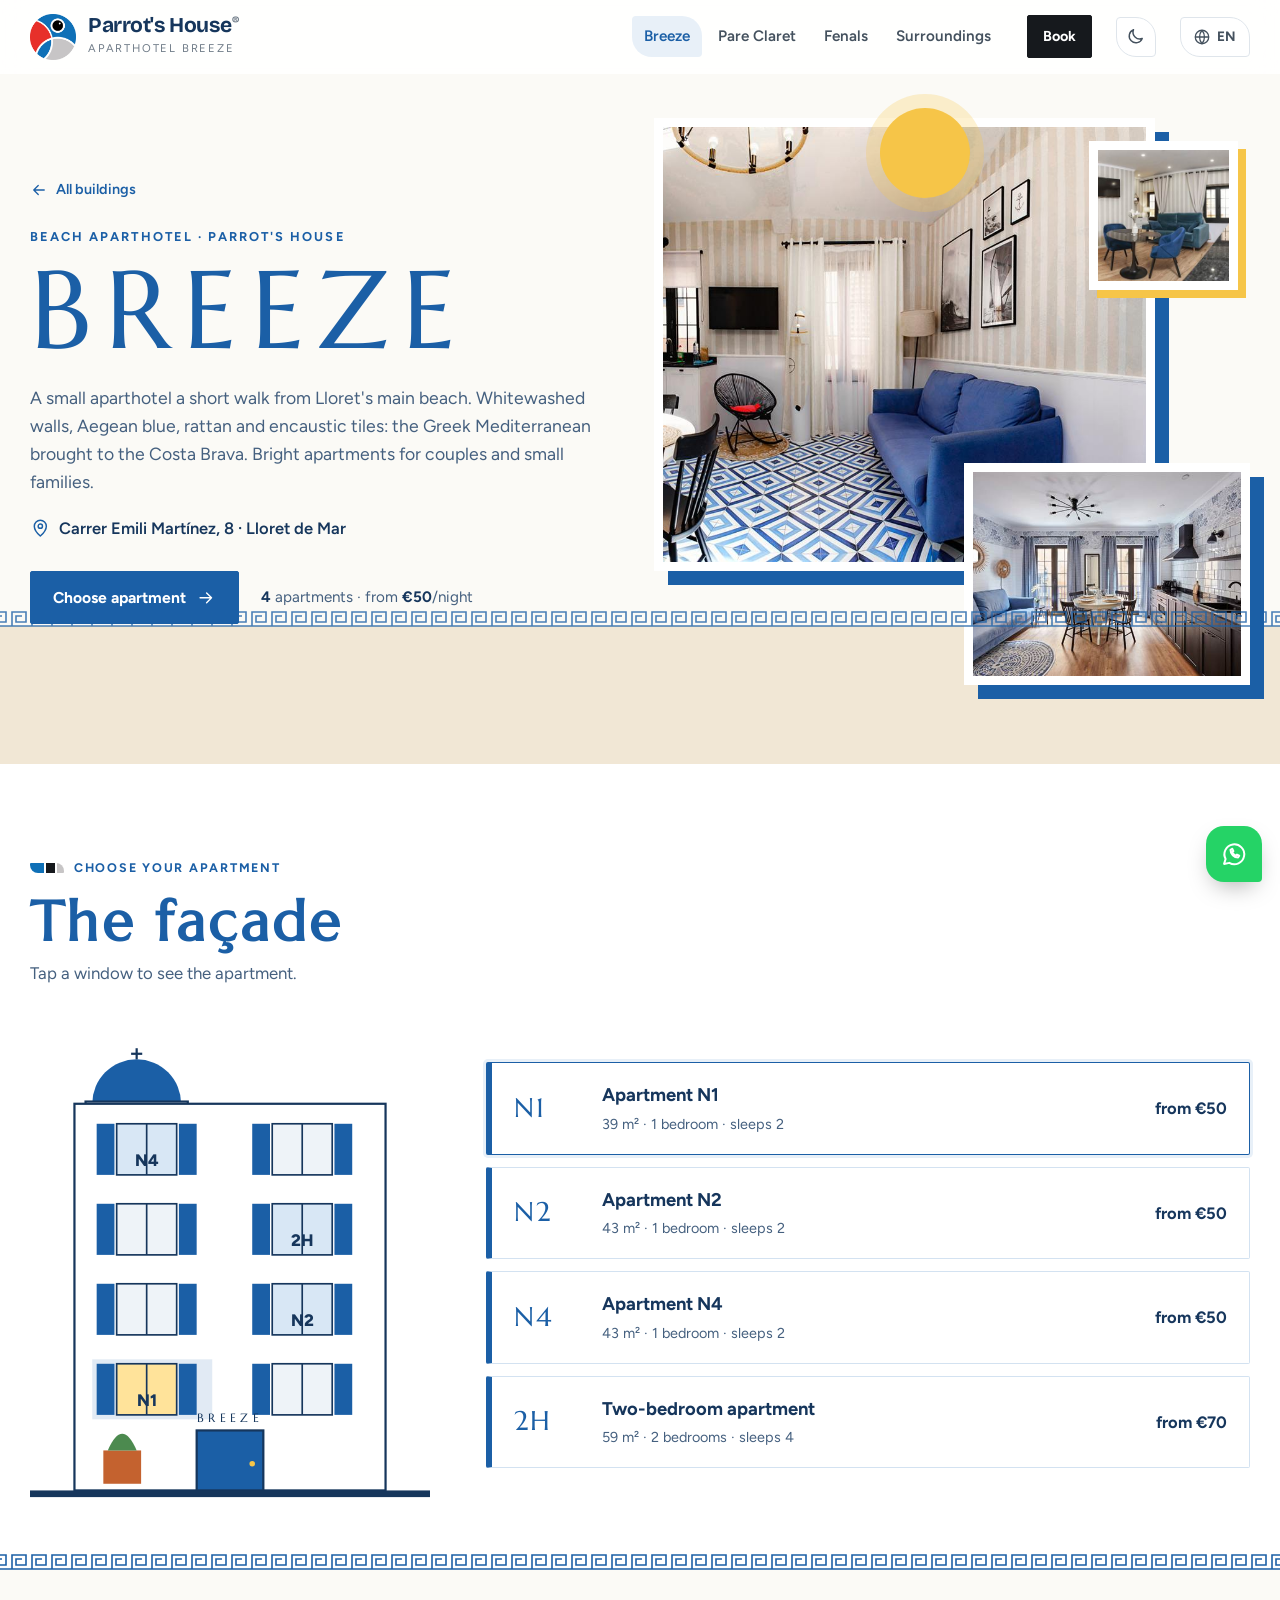
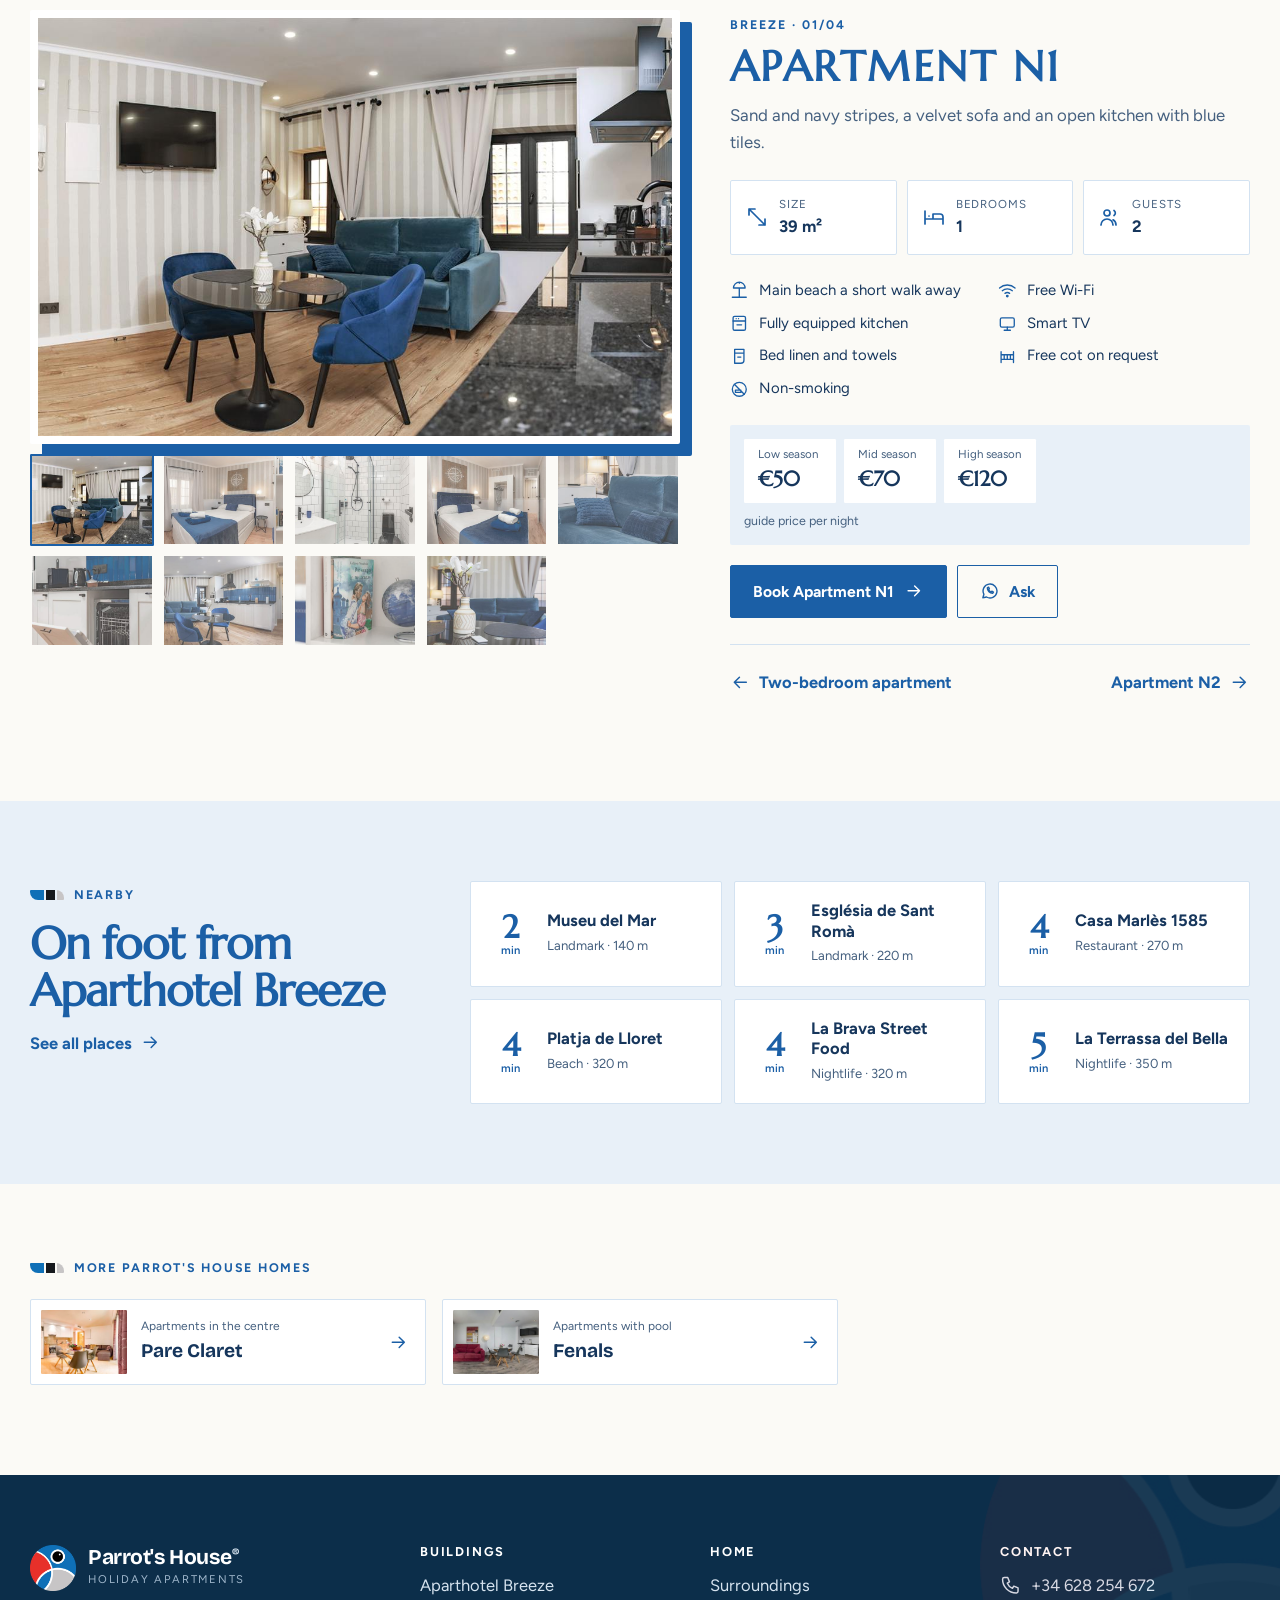
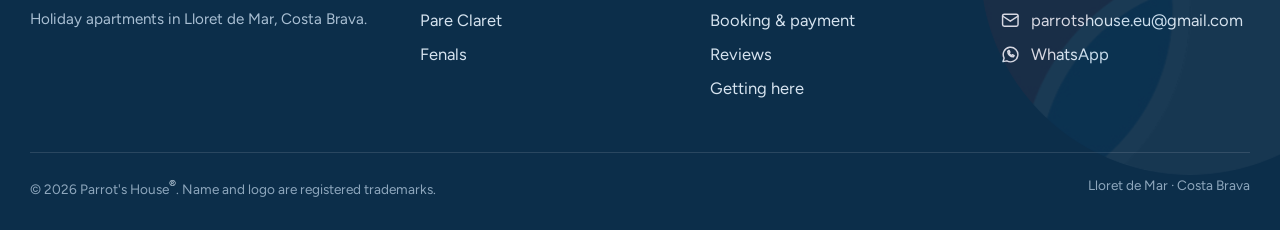
<file: breeze.html>
<!doctype html>
<html lang="es">
<head>
  <meta charset="utf-8">
  <meta name="viewport" content="width=device-width, initial-scale=1">
  <title>Aparthotel Breeze · Parrot's House Lloret de Mar</title>
  <meta name="description" data-i18n-attr="content:about.breeze" content="Aparthotel Breeze de Parrot's House: apartamentos de estilo griego a un paseo de la playa central de Lloret de Mar.">
  <link rel="icon" type="image/png" href="assets/img/logo-original.png">
  <meta name="theme-color" content="#1b5fa6">
  <script>try { var h = document.documentElement, th = localStorage.getItem('ph_theme'); if (th === 'dark' || (!th && matchMedia('(prefers-color-scheme: dark)').matches)) h.setAttribute('data-theme', 'dark'); if (sessionStorage.getItem('ph_wing')) h.classList.add('wing-pending'); } catch (e) {}</script>
  <link rel="preconnect" href="https://fonts.googleapis.com">
  <link rel="preconnect" href="https://fonts.gstatic.com" crossorigin>
  <link href="https://fonts.googleapis.com/css2?family=Bricolage+Grotesque:opsz,wght@12..96,400;12..96,600;12..96,700;12..96,800&family=Figtree:wght@400;500;600;700&family=Marcellus&family=Onest:wght@400;500;600;700;800&family=Forum&family=Lora:ital,wght@1,600;1,700&display=swap" rel="stylesheet">
  <link rel="stylesheet" href="assets/css/base.css">
  <link rel="stylesheet" href="assets/css/building.css">
</head>
<body data-b="breeze">

<header class="header" id="header">
  <div class="wrap">
    <a class="brand" href="index.html" data-wing data-i18n-attr="aria-label:aria.backHome" aria-label="Parrot's House, volver al inicio">
      <img src="assets/img/logo-original.png" data-i18n-attr="alt:alt.logo" alt="Logo de Parrot's House" width="46" height="46">
      <span><b>Parrot's House<sup>®</sup></b><small>Aparthotel Breeze</small></span>
    </a>
    <nav class="nav" id="nav" aria-label="Edificios">
      <a href="breeze.html" data-wing class="is-active" aria-current="page">Breeze</a>
      <a href="pare-claret.html" data-wing>Pare Claret</a>
      <a href="fenals.html" data-wing>Fenals</a>
      <a href="index.html#alrededores" data-wing data-i18n="nav.around">Alrededores</a>
    </nav>
    <a class="btn btn--dark btn--sm" href="index.html#reserva" data-wing data-i18n="cta.book">Reservar</a>
    <button class="burger" id="burger" data-i18n-attr="aria-label:aria.menu" aria-label="Abrir menú" aria-expanded="false" aria-controls="nav"><span></span><span></span><span></span></button>
  </div>
</header>

<main>
  <section class="bh" id="bh"></section>

  <section class="sel-sec" id="pisos">
    <div class="wrap">
      <div class="sel-head">
        <span class="plume" data-i18n="sel.plume">Elige tu piso</span>
        <h2 class="sel-title" id="sel-title"></h2>
        <p class="sel-sub" id="sel-sub"></p>
      </div>
      <div id="sel"></div>
    </div>
  </section>

  <section class="pd-sec" id="detalle">
    <div class="wrap pd" id="pd" aria-live="polite"></div>
  </section>

  <section class="near-sec">
    <div class="wrap near-grid">
      <div>
        <span class="plume" data-i18n="near.plume">Cerca de aquí</span>
        <h2 class="near-title" data-i18n="near.title" data-i18n-vars='{"b":"Aparthotel Breeze"}'>A pie desde Aparthotel Breeze</h2>
        <a class="near-more" href="index.html#alrededores" data-wing><span data-i18n="near.more">Ver todos los lugares</span> <i data-ico="arrow"></i></a>
      </div>
      <ol class="near" id="near"></ol>
    </div>
  </section>

  <section class="others-sec">
    <div class="wrap">
      <span class="plume" data-i18n="others.plume">Otras casas de Parrot's House</span>
      <div class="others" id="others"></div>
    </div>
  </section>
</main>

<footer class="footer">
  <div class="wrap">
    <div class="grid">
      <div>
        <a class="brand" href="index.html" data-wing><img src="assets/img/logo-original.png" data-i18n-attr="alt:alt.logo" alt="Logo de Parrot's House" width="46" height="46"><span><b>Parrot's House<sup>®</sup></b><small>Holiday apartments</small></span></a>
        <p class="about" data-i18n="foot.about">Apartamentos turísticos en Lloret de Mar, Costa Brava.</p>
      </div>
      <div>
        <h4 data-i18n="foot.buildings">Edificios</h4>
        <ul>
          <li><a href="breeze.html" data-wing data-i18n="b.breeze.full">Aparthotel Breeze</a></li>
          <li><a href="pare-claret.html" data-wing>Pare Claret</a></li>
          <li><a href="fenals.html" data-wing>Fenals</a></li>
        </ul>
      </div>
      <div>
        <h4 data-i18n="nav.home">Inicio</h4>
        <ul>
          <li><a href="index.html#alrededores" data-wing data-i18n="nav.around">Alrededores</a></li>
          <li><a href="index.html#reserva" data-wing data-i18n="sec.book.plume">Reserva y pago</a></li>
          <li><a href="index.html#resenas" data-wing data-i18n="nav.reviews">Reseñas</a></li>
          <li><a href="index.html#como-llegar" data-wing data-i18n="nav.reach">Cómo llegar</a></li>
        </ul>
      </div>
      <div>
        <h4 data-i18n="foot.contact">Contacto</h4>
        <ul>
          <li><a class="contact-line" href="tel:+34628254672"><i data-ico="phone"></i> +34 628 254 672</a></li>
          <li><a class="contact-line" href="mailto:parrotshouse.eu@gmail.com"><i data-ico="mail"></i> parrotshouse.eu@gmail.com</a></li>
          <li><a class="contact-line" href="https://api.whatsapp.com/send?phone=34628254672" target="_blank" rel="noopener"><i data-ico="whatsapp"></i> WhatsApp</a></li>
        </ul>
      </div>
    </div>
    <div class="legal">
      <span>© <span id="year">2026</span> Parrot's House<sup>®</sup>. <span data-i18n="foot.legal">Nombre y logotipo son marcas registradas.</span></span>
      <span>Lloret de Mar · Costa Brava</span>
    </div>
  </div>
</footer>

<div class="lb" id="lb" hidden role="dialog" aria-modal="true">
  <img alt="">
  <span class="lb__c"></span>
  <button type="button" class="lb__x" data-i18n-attr="aria-label:aria.close" aria-label="Cerrar"><i data-ico="close"></i></button>
  <button type="button" class="lb__p" data-i18n-attr="aria-label:aria.prevPhoto" aria-label="Foto anterior"><i data-ico="back"></i></button>
  <button type="button" class="lb__n" data-i18n-attr="aria-label:aria.nextPhoto" aria-label="Foto siguiente"><i data-ico="arrow"></i></button>
</div>

<a class="wa" href="https://api.whatsapp.com/send?phone=34628254672" target="_blank" rel="noopener" data-i18n-attr="aria-label:aria.wa" aria-label="Escríbenos por WhatsApp"><i data-ico="whatsapp"></i></a>

<script src="assets/js/data.js"></script>
<script src="assets/js/i18n.js"></script>
<script src="assets/js/wing.js"></script>
<script src="assets/js/common.js"></script>
<script src="assets/js/building.js"></script>
</body>
</html>
</file>
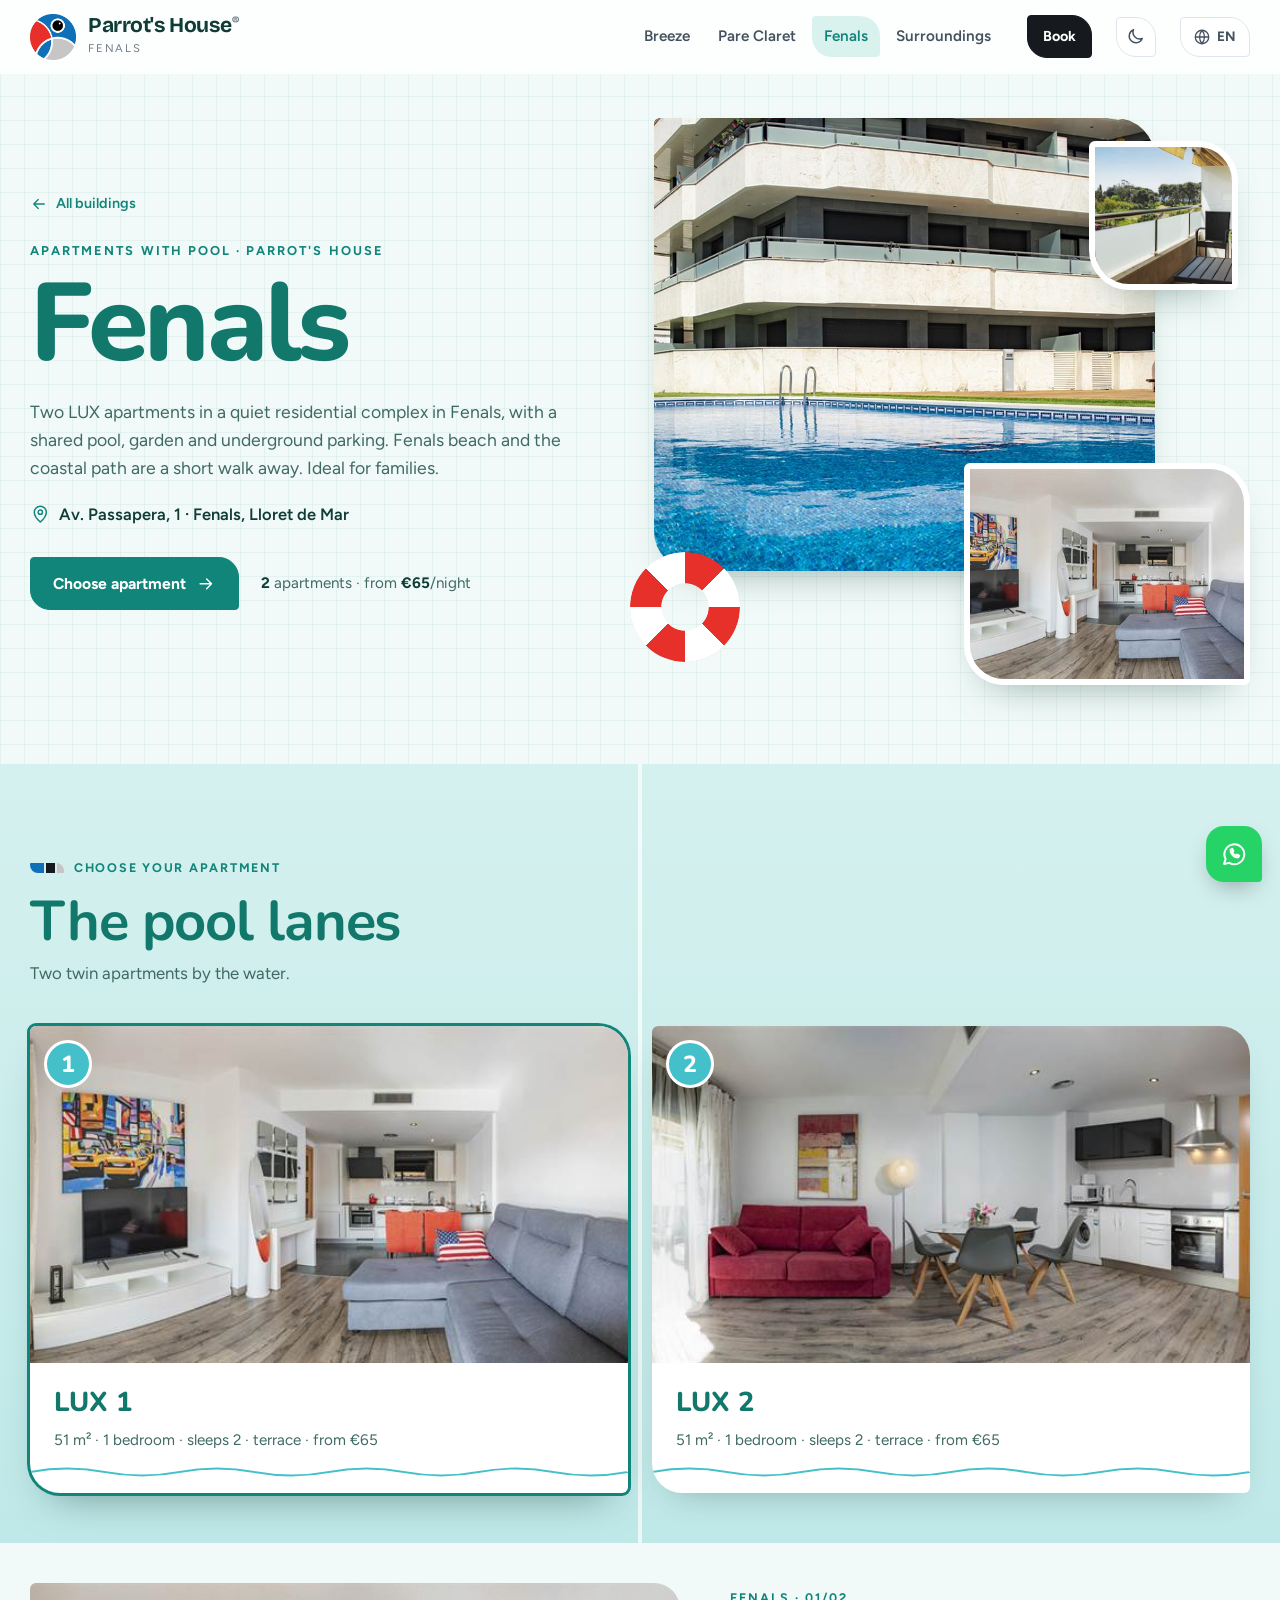
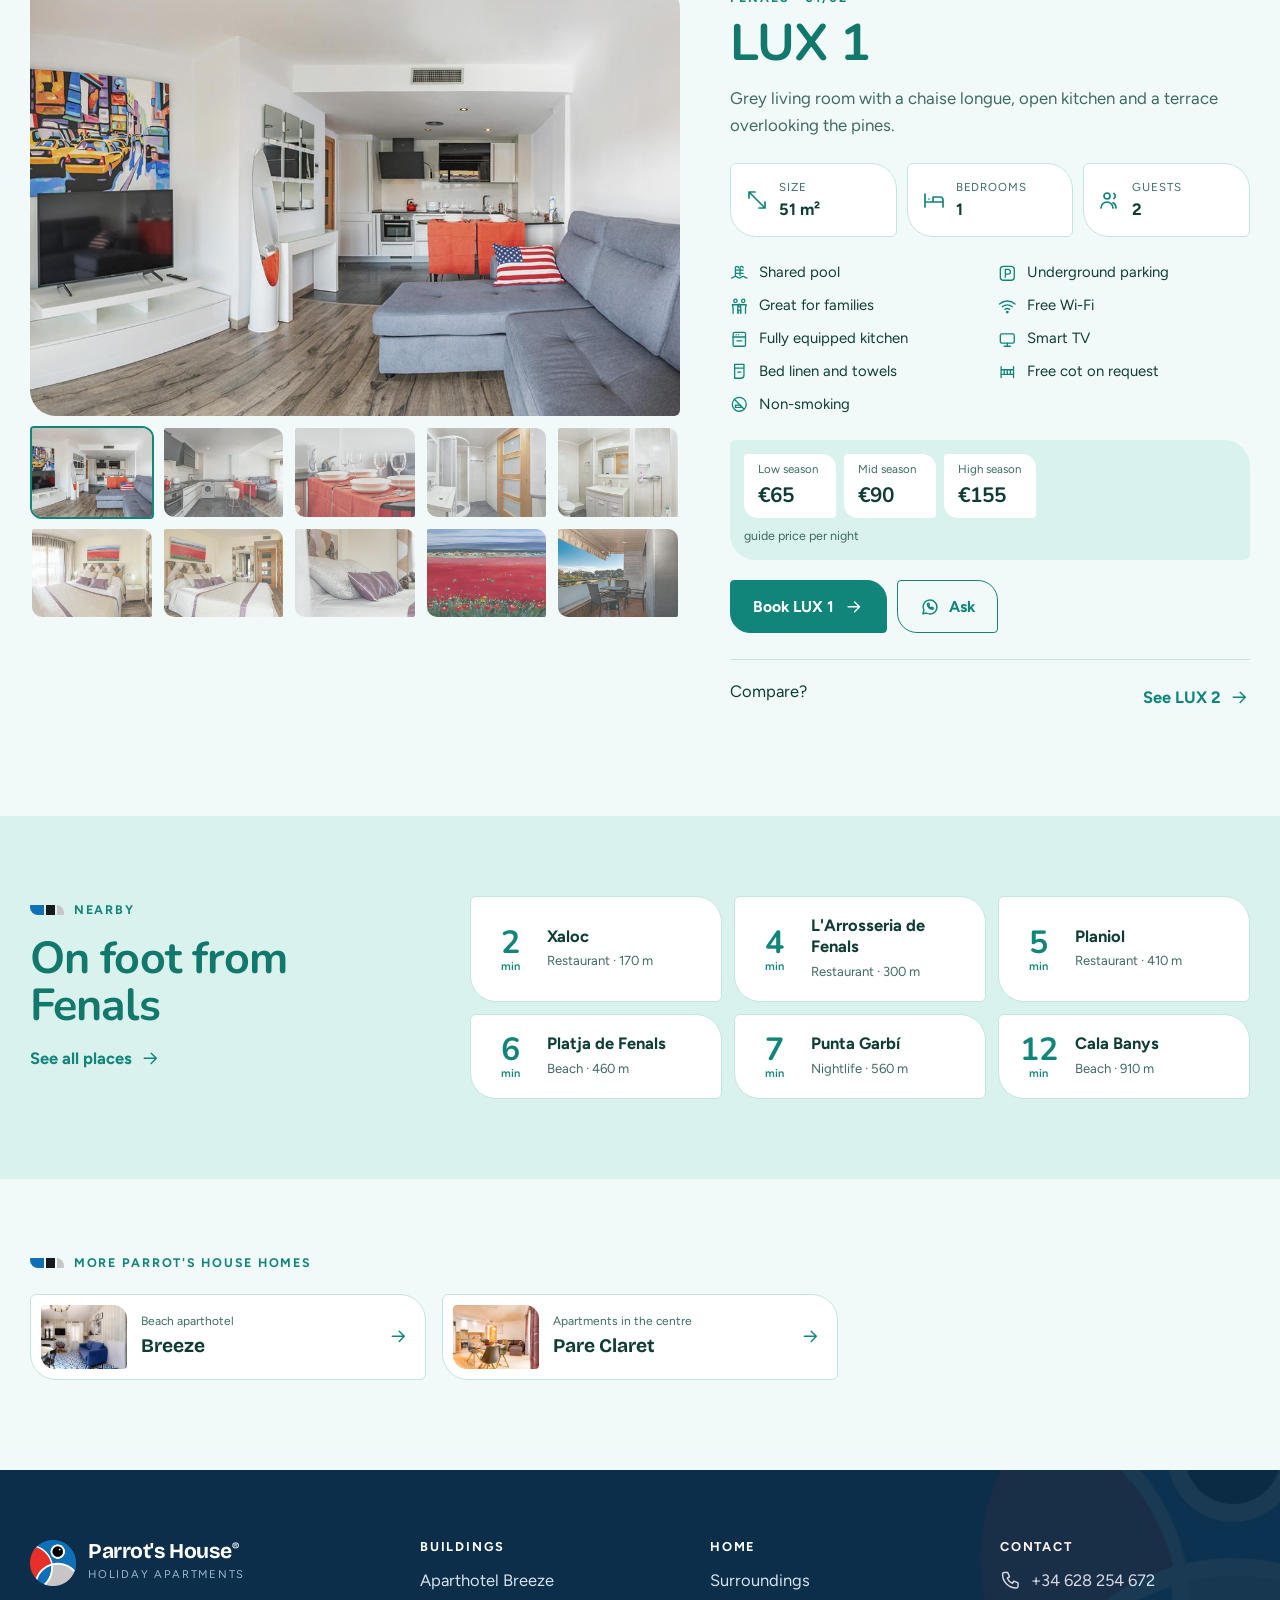
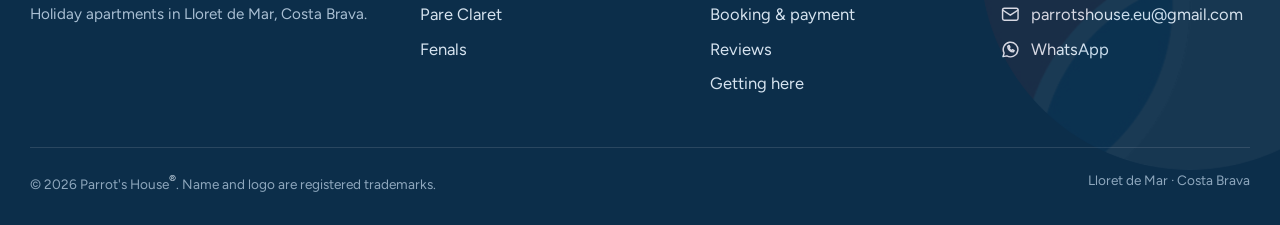
<file: fenals.html>
<!doctype html>
<html lang="es">
<head>
  <meta charset="utf-8">
  <meta name="viewport" content="width=device-width, initial-scale=1">
  <title>Fenals · Parrot's House Lloret de Mar</title>
  <meta name="description" data-i18n-attr="content:about.fenals" content="Parrot's House Fenals: apartamentos con piscina y parking en la tranquila zona de Fenals, Lloret de Mar.">
  <link rel="icon" type="image/png" href="assets/img/logo-original.png">
  <meta name="theme-color" content="#11857a">
  <script>try { var h = document.documentElement, th = localStorage.getItem('ph_theme'); if (th === 'dark' || (!th && matchMedia('(prefers-color-scheme: dark)').matches)) h.setAttribute('data-theme', 'dark'); if (sessionStorage.getItem('ph_wing')) h.classList.add('wing-pending'); } catch (e) {}</script>
  <link rel="preconnect" href="https://fonts.googleapis.com">
  <link rel="preconnect" href="https://fonts.gstatic.com" crossorigin>
  <link href="https://fonts.googleapis.com/css2?family=Bricolage+Grotesque:opsz,wght@12..96,400;12..96,600;12..96,700;12..96,800&family=Figtree:wght@400;500;600;700&family=Nunito:wght@600;700;800&family=Onest:wght@400;500;600;700;800&family=Forum&family=Lora:ital,wght@1,600;1,700&display=swap" rel="stylesheet">
  <link rel="stylesheet" href="assets/css/base.css">
  <link rel="stylesheet" href="assets/css/building.css">
</head>
<body data-b="fenals">

<header class="header" id="header">
  <div class="wrap">
    <a class="brand" href="index.html" data-wing data-i18n-attr="aria-label:aria.backHome" aria-label="Parrot's House, volver al inicio">
      <img src="assets/img/logo-original.png" data-i18n-attr="alt:alt.logo" alt="Logo de Parrot's House" width="46" height="46">
      <span><b>Parrot's House<sup>®</sup></b><small>Fenals</small></span>
    </a>
    <nav class="nav" id="nav" aria-label="Edificios">
      <a href="breeze.html" data-wing>Breeze</a>
      <a href="pare-claret.html" data-wing>Pare Claret</a>
      <a href="fenals.html" data-wing class="is-active" aria-current="page">Fenals</a>
      <a href="index.html#alrededores" data-wing data-i18n="nav.around">Alrededores</a>
    </nav>
    <a class="btn btn--dark btn--sm" href="index.html#reserva" data-wing data-i18n="cta.book">Reservar</a>
    <button class="burger" id="burger" data-i18n-attr="aria-label:aria.menu" aria-label="Abrir menú" aria-expanded="false" aria-controls="nav"><span></span><span></span><span></span></button>
  </div>
</header>

<main>
  <section class="bh" id="bh"></section>

  <section class="sel-sec" id="pisos">
    <div class="wrap">
      <div class="sel-head">
        <span class="plume" data-i18n="sel.plume">Elige tu piso</span>
        <h2 class="sel-title" id="sel-title"></h2>
        <p class="sel-sub" id="sel-sub"></p>
      </div>
      <div id="sel"></div>
    </div>
  </section>

  <section class="pd-sec" id="detalle">
    <div class="wrap pd" id="pd" aria-live="polite"></div>
  </section>

  <section class="near-sec">
    <div class="wrap near-grid">
      <div>
        <span class="plume" data-i18n="near.plume">Cerca de aquí</span>
        <h2 class="near-title" data-i18n="near.title" data-i18n-vars='{"b":"Fenals"}'>A pie desde Fenals</h2>
        <a class="near-more" href="index.html#alrededores" data-wing><span data-i18n="near.more">Ver todos los lugares</span> <i data-ico="arrow"></i></a>
      </div>
      <ol class="near" id="near"></ol>
    </div>
  </section>

  <section class="others-sec">
    <div class="wrap">
      <span class="plume" data-i18n="others.plume">Otras casas de Parrot's House</span>
      <div class="others" id="others"></div>
    </div>
  </section>
</main>

<footer class="footer">
  <div class="wrap">
    <div class="grid">
      <div>
        <a class="brand" href="index.html" data-wing><img src="assets/img/logo-original.png" data-i18n-attr="alt:alt.logo" alt="Logo de Parrot's House" width="46" height="46"><span><b>Parrot's House<sup>®</sup></b><small>Holiday apartments</small></span></a>
        <p class="about" data-i18n="foot.about">Apartamentos turísticos en Lloret de Mar, Costa Brava.</p>
      </div>
      <div>
        <h4 data-i18n="foot.buildings">Edificios</h4>
        <ul>
          <li><a href="breeze.html" data-wing data-i18n="b.breeze.full">Aparthotel Breeze</a></li>
          <li><a href="pare-claret.html" data-wing>Pare Claret</a></li>
          <li><a href="fenals.html" data-wing>Fenals</a></li>
        </ul>
      </div>
      <div>
        <h4 data-i18n="nav.home">Inicio</h4>
        <ul>
          <li><a href="index.html#alrededores" data-wing data-i18n="nav.around">Alrededores</a></li>
          <li><a href="index.html#reserva" data-wing data-i18n="sec.book.plume">Reserva y pago</a></li>
          <li><a href="index.html#resenas" data-wing data-i18n="nav.reviews">Reseñas</a></li>
          <li><a href="index.html#como-llegar" data-wing data-i18n="nav.reach">Cómo llegar</a></li>
        </ul>
      </div>
      <div>
        <h4 data-i18n="foot.contact">Contacto</h4>
        <ul>
          <li><a class="contact-line" href="tel:+34628254672"><i data-ico="phone"></i> +34 628 254 672</a></li>
          <li><a class="contact-line" href="mailto:parrotshouse.eu@gmail.com"><i data-ico="mail"></i> parrotshouse.eu@gmail.com</a></li>
          <li><a class="contact-line" href="https://api.whatsapp.com/send?phone=34628254672" target="_blank" rel="noopener"><i data-ico="whatsapp"></i> WhatsApp</a></li>
        </ul>
      </div>
    </div>
    <div class="legal">
      <span>© <span id="year">2026</span> Parrot's House<sup>®</sup>. <span data-i18n="foot.legal">Nombre y logotipo son marcas registradas.</span></span>
      <span>Lloret de Mar · Costa Brava</span>
    </div>
  </div>
</footer>

<div class="lb" id="lb" hidden role="dialog" aria-modal="true">
  <img alt="">
  <span class="lb__c"></span>
  <button type="button" class="lb__x" data-i18n-attr="aria-label:aria.close" aria-label="Cerrar"><i data-ico="close"></i></button>
  <button type="button" class="lb__p" data-i18n-attr="aria-label:aria.prevPhoto" aria-label="Foto anterior"><i data-ico="back"></i></button>
  <button type="button" class="lb__n" data-i18n-attr="aria-label:aria.nextPhoto" aria-label="Foto siguiente"><i data-ico="arrow"></i></button>
</div>

<a class="wa" href="https://api.whatsapp.com/send?phone=34628254672" target="_blank" rel="noopener" data-i18n-attr="aria-label:aria.wa" aria-label="Escríbenos por WhatsApp"><i data-ico="whatsapp"></i></a>

<script src="assets/js/data.js"></script>
<script src="assets/js/i18n.js"></script>
<script src="assets/js/wing.js"></script>
<script src="assets/js/common.js"></script>
<script src="assets/js/building.js"></script>
</body>
</html>
</file>
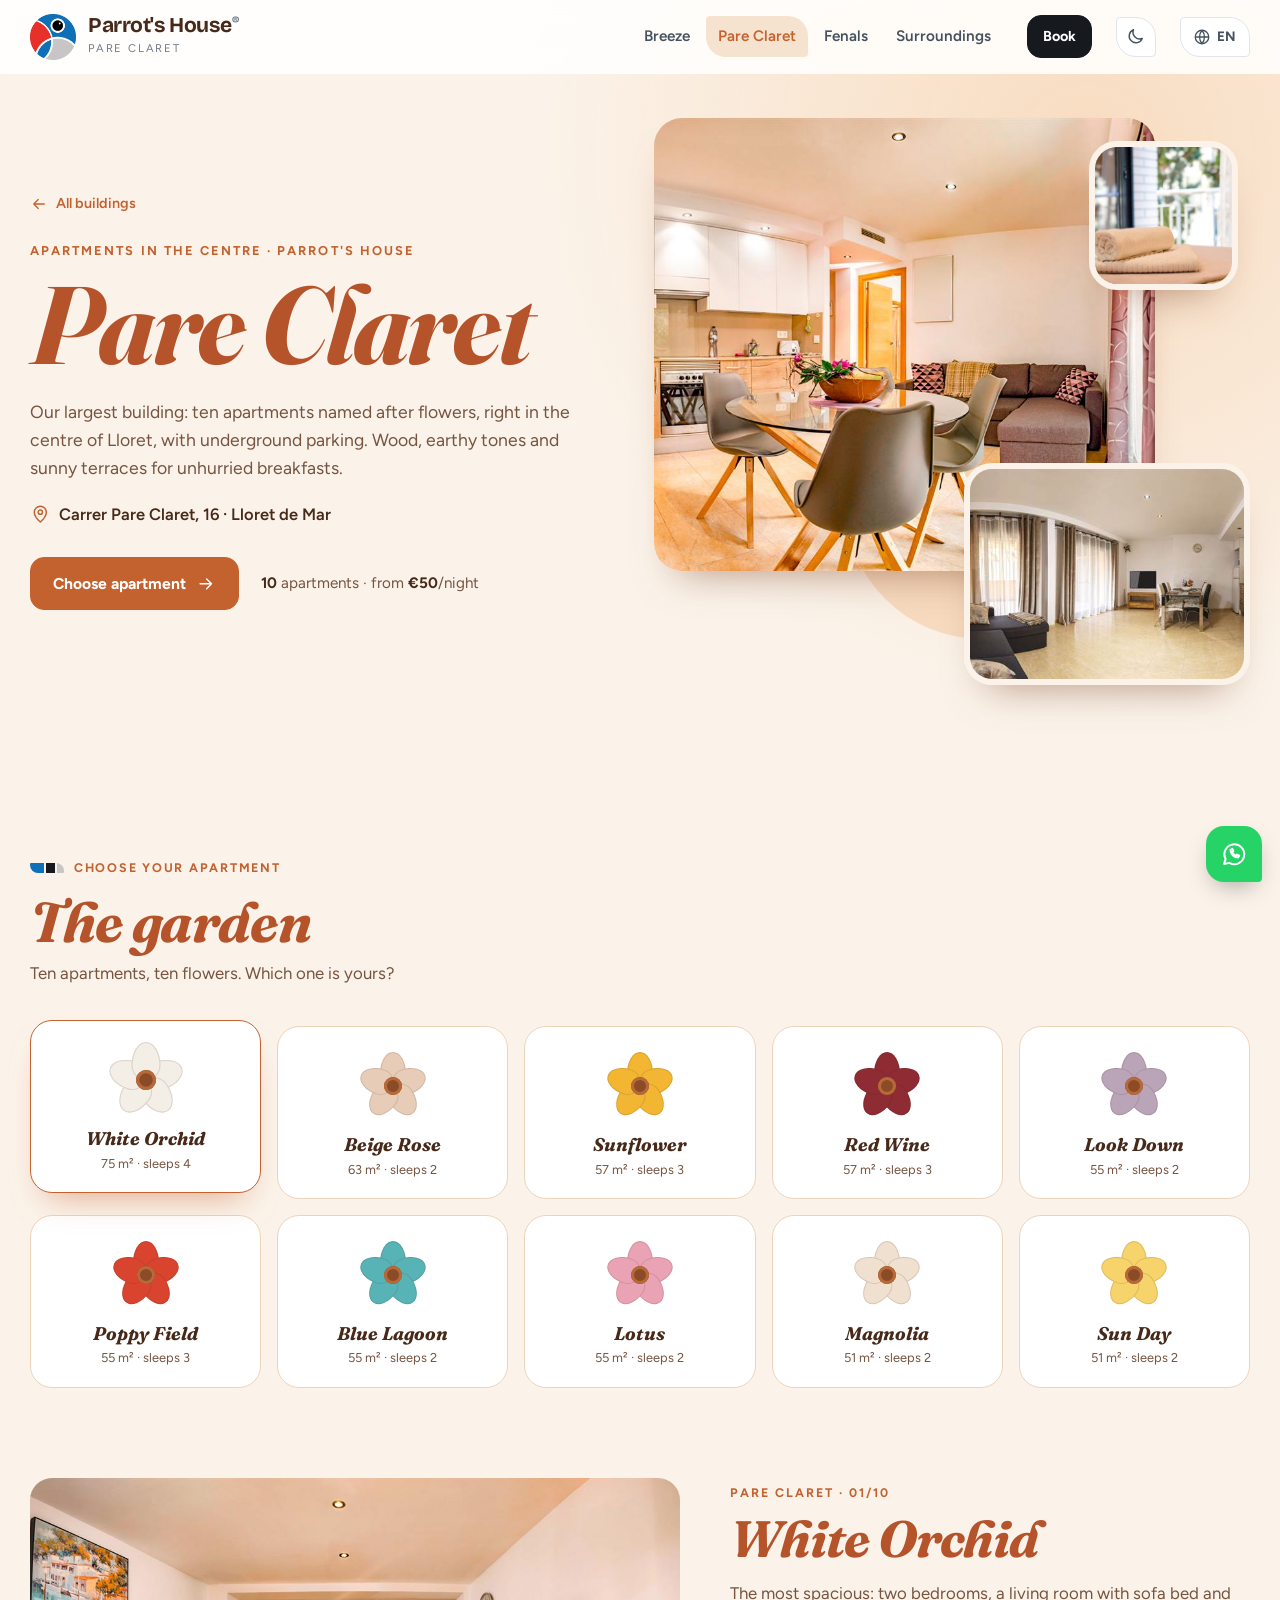
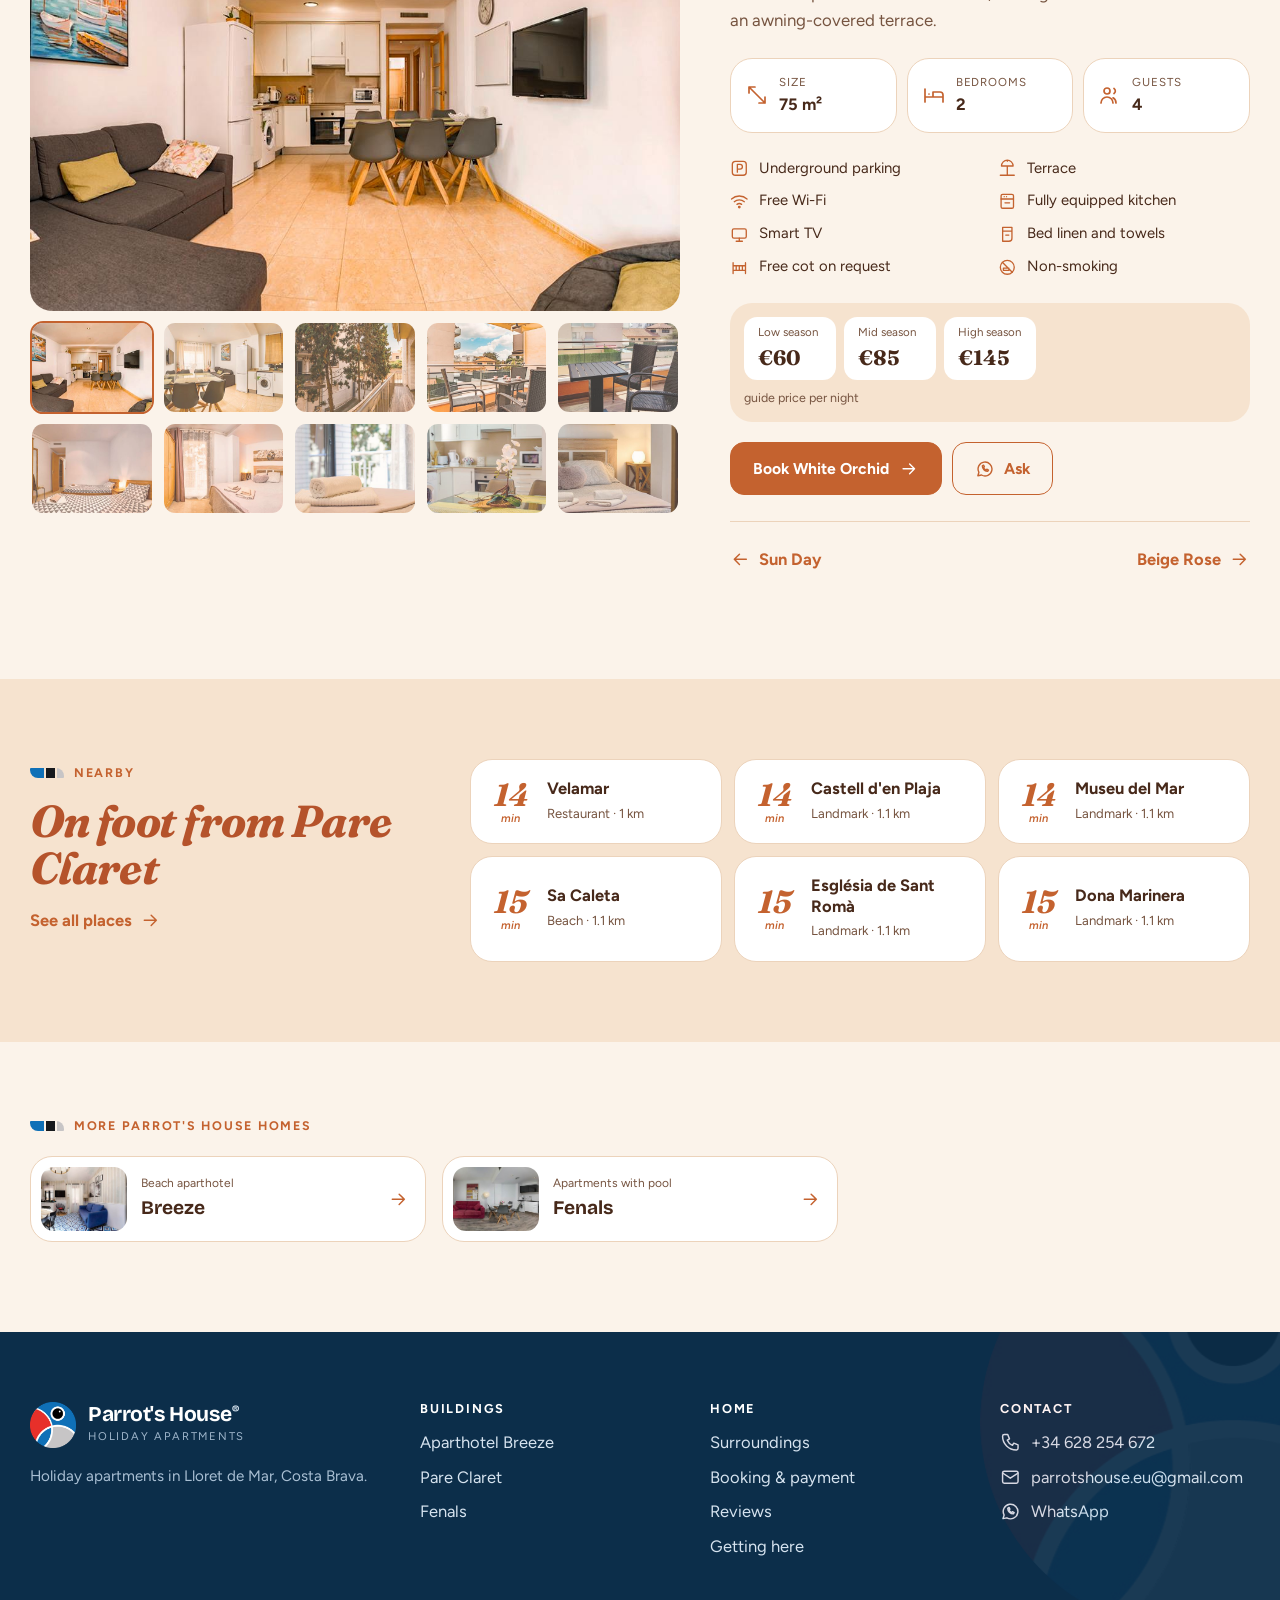
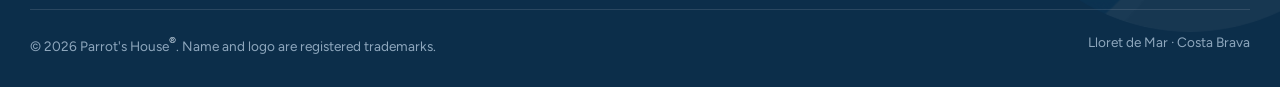
<file: pare-claret.html>
<!doctype html>
<html lang="es">
<head>
  <meta charset="utf-8">
  <meta name="viewport" content="width=device-width, initial-scale=1">
  <title>Pare Claret · Parrot's House Lloret de Mar</title>
  <meta name="description" data-i18n-attr="content:about.pareclaret" content="Parrot's House Pare Claret: diez apartamentos con parking en el centro de Lloret de Mar.">
  <link rel="icon" type="image/png" href="assets/img/logo-original.png">
  <meta name="theme-color" content="#c4622f">
  <script>try { var h = document.documentElement, th = localStorage.getItem('ph_theme'); if (th === 'dark' || (!th && matchMedia('(prefers-color-scheme: dark)').matches)) h.setAttribute('data-theme', 'dark'); if (sessionStorage.getItem('ph_wing')) h.classList.add('wing-pending'); } catch (e) {}</script>
  <link rel="preconnect" href="https://fonts.googleapis.com">
  <link rel="preconnect" href="https://fonts.gstatic.com" crossorigin>
  <link href="https://fonts.googleapis.com/css2?family=Bricolage+Grotesque:opsz,wght@12..96,400;12..96,600;12..96,700;12..96,800&family=Figtree:wght@400;500;600;700&family=Fraunces:ital,opsz,wght@0,9..144,500;1,9..144,600;1,9..144,700&family=Onest:wght@400;500;600;700;800&family=Forum&family=Lora:ital,wght@1,600;1,700&display=swap" rel="stylesheet">
  <link rel="stylesheet" href="assets/css/base.css">
  <link rel="stylesheet" href="assets/css/building.css">
</head>
<body data-b="pareclaret">

<header class="header" id="header">
  <div class="wrap">
    <a class="brand" href="index.html" data-wing data-i18n-attr="aria-label:aria.backHome" aria-label="Parrot's House, volver al inicio">
      <img src="assets/img/logo-original.png" data-i18n-attr="alt:alt.logo" alt="Logo de Parrot's House" width="46" height="46">
      <span><b>Parrot's House<sup>®</sup></b><small>Pare Claret</small></span>
    </a>
    <nav class="nav" id="nav" aria-label="Edificios">
      <a href="breeze.html" data-wing>Breeze</a>
      <a href="pare-claret.html" data-wing class="is-active" aria-current="page">Pare Claret</a>
      <a href="fenals.html" data-wing>Fenals</a>
      <a href="index.html#alrededores" data-wing data-i18n="nav.around">Alrededores</a>
    </nav>
    <a class="btn btn--dark btn--sm" href="index.html#reserva" data-wing data-i18n="cta.book">Reservar</a>
    <button class="burger" id="burger" data-i18n-attr="aria-label:aria.menu" aria-label="Abrir menú" aria-expanded="false" aria-controls="nav"><span></span><span></span><span></span></button>
  </div>
</header>

<main>
  <section class="bh" id="bh"></section>

  <section class="sel-sec" id="pisos">
    <div class="wrap">
      <div class="sel-head">
        <span class="plume" data-i18n="sel.plume">Elige tu piso</span>
        <h2 class="sel-title" id="sel-title"></h2>
        <p class="sel-sub" id="sel-sub"></p>
      </div>
      <div id="sel"></div>
    </div>
  </section>

  <section class="pd-sec" id="detalle">
    <div class="wrap pd" id="pd" aria-live="polite"></div>
  </section>

  <section class="near-sec">
    <div class="wrap near-grid">
      <div>
        <span class="plume" data-i18n="near.plume">Cerca de aquí</span>
        <h2 class="near-title" data-i18n="near.title" data-i18n-vars='{"b":"Pare Claret"}'>A pie desde Pare Claret</h2>
        <a class="near-more" href="index.html#alrededores" data-wing><span data-i18n="near.more">Ver todos los lugares</span> <i data-ico="arrow"></i></a>
      </div>
      <ol class="near" id="near"></ol>
    </div>
  </section>

  <section class="others-sec">
    <div class="wrap">
      <span class="plume" data-i18n="others.plume">Otras casas de Parrot's House</span>
      <div class="others" id="others"></div>
    </div>
  </section>
</main>

<footer class="footer">
  <div class="wrap">
    <div class="grid">
      <div>
        <a class="brand" href="index.html" data-wing><img src="assets/img/logo-original.png" data-i18n-attr="alt:alt.logo" alt="Logo de Parrot's House" width="46" height="46"><span><b>Parrot's House<sup>®</sup></b><small>Holiday apartments</small></span></a>
        <p class="about" data-i18n="foot.about">Apartamentos turísticos en Lloret de Mar, Costa Brava.</p>
      </div>
      <div>
        <h4 data-i18n="foot.buildings">Edificios</h4>
        <ul>
          <li><a href="breeze.html" data-wing data-i18n="b.breeze.full">Aparthotel Breeze</a></li>
          <li><a href="pare-claret.html" data-wing>Pare Claret</a></li>
          <li><a href="fenals.html" data-wing>Fenals</a></li>
        </ul>
      </div>
      <div>
        <h4 data-i18n="nav.home">Inicio</h4>
        <ul>
          <li><a href="index.html#alrededores" data-wing data-i18n="nav.around">Alrededores</a></li>
          <li><a href="index.html#reserva" data-wing data-i18n="sec.book.plume">Reserva y pago</a></li>
          <li><a href="index.html#resenas" data-wing data-i18n="nav.reviews">Reseñas</a></li>
          <li><a href="index.html#como-llegar" data-wing data-i18n="nav.reach">Cómo llegar</a></li>
        </ul>
      </div>
      <div>
        <h4 data-i18n="foot.contact">Contacto</h4>
        <ul>
          <li><a class="contact-line" href="tel:+34628254672"><i data-ico="phone"></i> +34 628 254 672</a></li>
          <li><a class="contact-line" href="mailto:parrotshouse.eu@gmail.com"><i data-ico="mail"></i> parrotshouse.eu@gmail.com</a></li>
          <li><a class="contact-line" href="https://api.whatsapp.com/send?phone=34628254672" target="_blank" rel="noopener"><i data-ico="whatsapp"></i> WhatsApp</a></li>
        </ul>
      </div>
    </div>
    <div class="legal">
      <span>© <span id="year">2026</span> Parrot's House<sup>®</sup>. <span data-i18n="foot.legal">Nombre y logotipo son marcas registradas.</span></span>
      <span>Lloret de Mar · Costa Brava</span>
    </div>
  </div>
</footer>

<div class="lb" id="lb" hidden role="dialog" aria-modal="true">
  <img alt="">
  <span class="lb__c"></span>
  <button type="button" class="lb__x" data-i18n-attr="aria-label:aria.close" aria-label="Cerrar"><i data-ico="close"></i></button>
  <button type="button" class="lb__p" data-i18n-attr="aria-label:aria.prevPhoto" aria-label="Foto anterior"><i data-ico="back"></i></button>
  <button type="button" class="lb__n" data-i18n-attr="aria-label:aria.nextPhoto" aria-label="Foto siguiente"><i data-ico="arrow"></i></button>
</div>

<a class="wa" href="https://api.whatsapp.com/send?phone=34628254672" target="_blank" rel="noopener" data-i18n-attr="aria-label:aria.wa" aria-label="Escríbenos por WhatsApp"><i data-ico="whatsapp"></i></a>

<script src="assets/js/data.js"></script>
<script src="assets/js/i18n.js"></script>
<script src="assets/js/wing.js"></script>
<script src="assets/js/common.js"></script>
<script src="assets/js/building.js"></script>
</body>
</html>
</file>
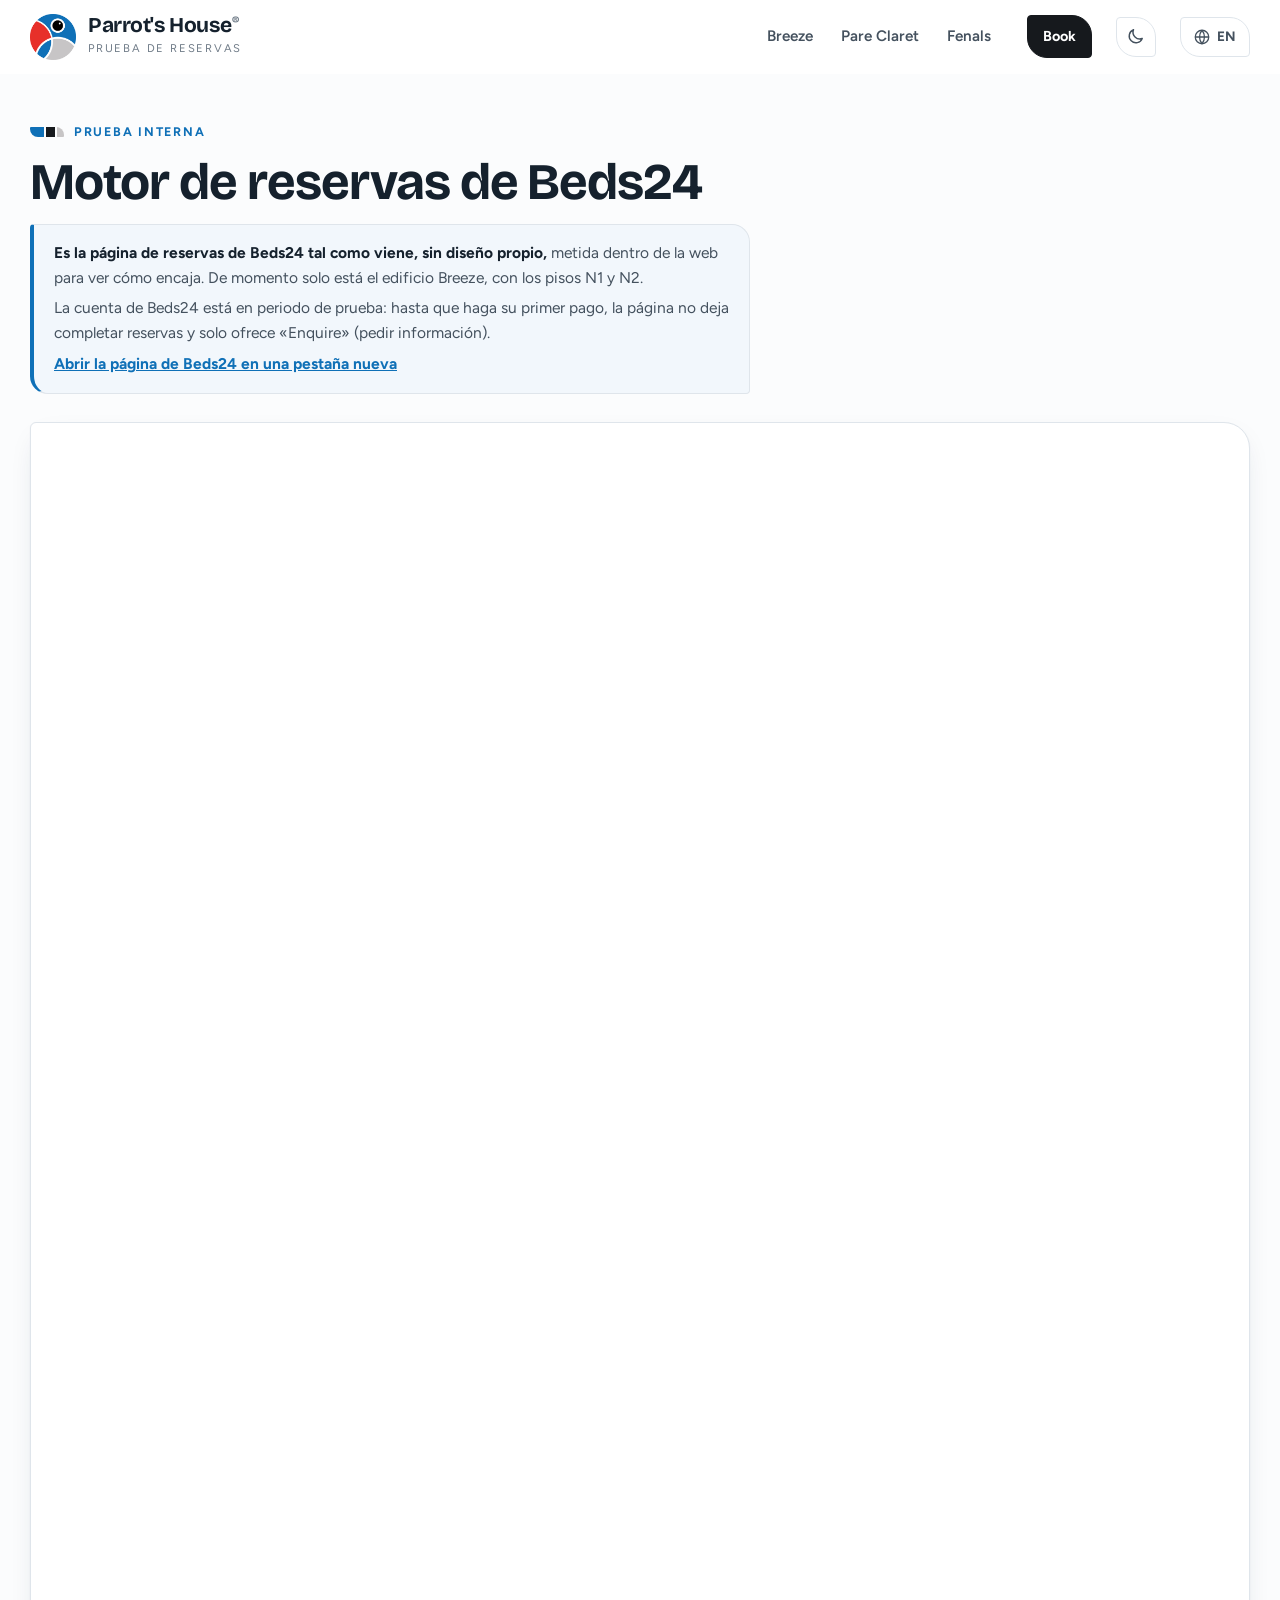
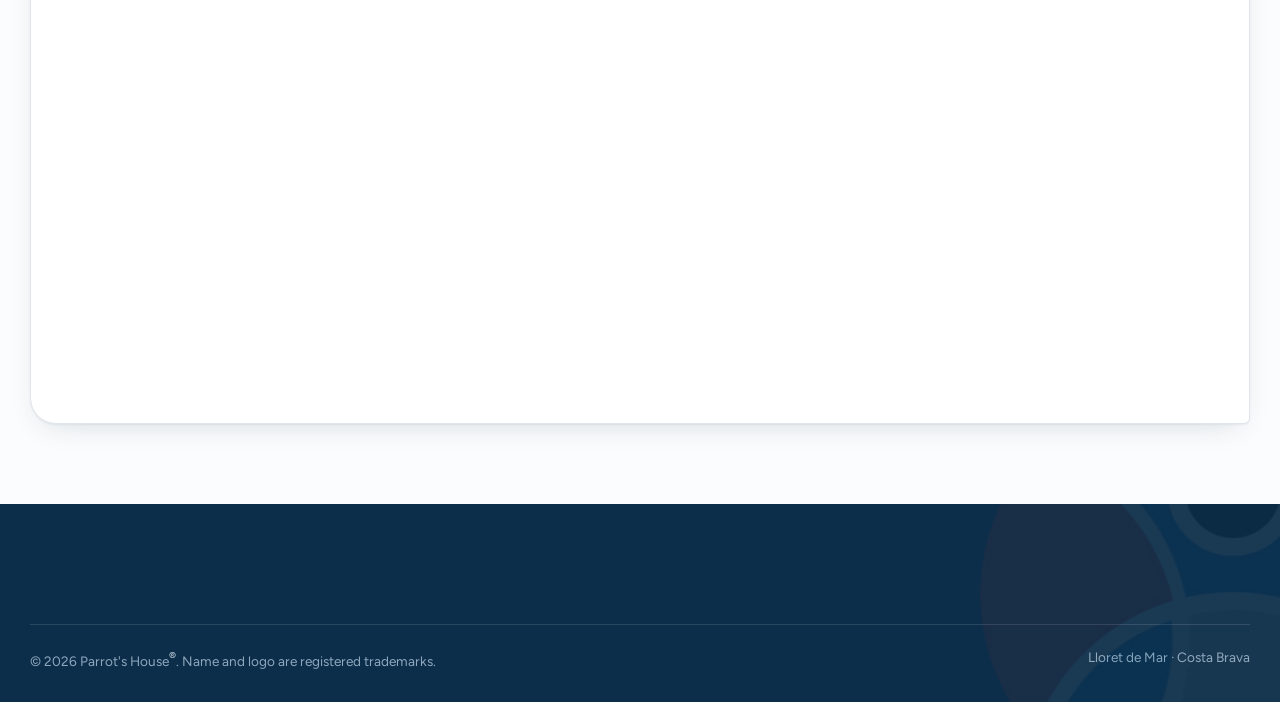
<file: prueba-reservas.html>
<!doctype html>
<html lang="es">
<head>
  <meta charset="utf-8">
  <meta name="viewport" content="width=device-width, initial-scale=1">
  <!-- Página interna de prueba: no está enlazada desde la web y no debe salir en buscadores -->
  <meta name="robots" content="noindex, nofollow">
  <title>Prueba del motor de reservas · Parrot's House</title>
  <link rel="icon" type="image/png" href="assets/img/logo-original.png">
  <meta name="theme-color" content="#0f70b7">
  <script>try { var h = document.documentElement, th = localStorage.getItem('ph_theme'); if (th === 'dark' || (!th && matchMedia('(prefers-color-scheme: dark)').matches)) h.setAttribute('data-theme', 'dark'); if (sessionStorage.getItem('ph_wing')) h.classList.add('wing-pending'); } catch (e) {}</script>
  <link rel="preconnect" href="https://fonts.googleapis.com">
  <link rel="preconnect" href="https://fonts.gstatic.com" crossorigin>
  <link href="https://fonts.googleapis.com/css2?family=Bricolage+Grotesque:opsz,wght@12..96,400;12..96,600;12..96,700;12..96,800&family=Figtree:wght@400;500;600;700&family=Onest:wght@400;500;600;700;800&display=swap" rel="stylesheet">
  <link rel="stylesheet" href="assets/css/base.css">
  <style>
    .b24 { padding: calc(var(--header-h) + 48px) 0 80px; }
    .b24__head { display: grid; gap: 14px; margin-bottom: 28px; }
    .b24__head h1 { font-size: clamp(2rem, 4.4vw, 3.2rem); }
    .b24__note {
      display: grid; gap: 6px; max-width: 72ch; padding: 16px 20px;
      background: var(--blue-mist); border: 1px solid var(--line); border-left: 4px solid var(--blue);
      border-radius: 4px 18px; color: var(--ink-2); font-size: .97rem;
    }
    .b24__note b { color: var(--ink); }
    .b24__note a { color: var(--blue); font-weight: 700; }
    .b24__frame {
      background: #fff; border: 1px solid var(--line); border-radius: var(--r-card);
      box-shadow: var(--shadow); overflow: hidden;
    }
    .b24__frame iframe { display: block; width: 100%; height: 1600px; border: 0; }
    @media (max-width: 640px) { .b24__frame iframe { height: 2200px; } }
  </style>
</head>
<body>

<header class="header" id="header">
  <div class="wrap">
    <a class="brand" href="index.html" data-wing data-i18n-attr="aria-label:aria.backHome" aria-label="Parrot's House, volver al inicio">
      <img src="assets/img/logo-original.png" data-i18n-attr="alt:alt.logo" alt="Logo de Parrot's House" width="46" height="46">
      <span><b>Parrot's House<sup>®</sup></b><small>Prueba de reservas</small></span>
    </a>
    <nav class="nav" id="nav" aria-label="Edificios">
      <a href="breeze.html" data-wing>Breeze</a>
      <a href="pare-claret.html" data-wing>Pare Claret</a>
      <a href="fenals.html" data-wing>Fenals</a>
    </nav>
    <a class="btn btn--dark btn--sm" href="index.html#reserva" data-wing data-i18n="cta.book">Reservar</a>
    <button class="burger" id="burger" data-i18n-attr="aria-label:aria.menu" aria-label="Abrir menú" aria-expanded="false" aria-controls="nav"><span></span><span></span><span></span></button>
  </div>
</header>

<main class="b24">
  <section class="wrap b24__head">
    <span class="plume">Prueba interna</span>
    <h1>Motor de reservas de Beds24</h1>
    <div class="b24__note">
      <p><b>Es la página de reservas de Beds24 tal como viene, sin diseño propio,</b> metida dentro de la web para ver cómo encaja. De momento solo está el edificio Breeze, con los pisos N1 y N2.</p>
      <p>La cuenta de Beds24 está en periodo de prueba: hasta que haga su primer pago, la página no deja completar reservas y solo ofrece «Enquire» (pedir información).</p>
      <p><a id="b24-open" href="https://beds24.com/booking2.php?propid=370575" target="_blank" rel="noopener">Abrir la página de Beds24 en una pestaña nueva</a></p>
    </div>
  </section>

  <section class="wrap">
    <div class="b24__frame">
      <iframe id="b24-frame" title="Reservas de Parrot's House (Beds24)" src="https://beds24.com/booking2.php?propid=370575&amp;referer=iframe"></iframe>
    </div>
  </section>
</main>

<footer class="footer">
  <div class="wrap">
    <div class="legal">
      <span>© <span id="year">2026</span> Parrot's House<sup>®</sup>. <span data-i18n="foot.legal">Nombre y logotipo son marcas registradas.</span></span>
      <span>Lloret de Mar · Costa Brava</span>
    </div>
  </div>
</footer>

<script src="assets/js/data.js"></script>
<script src="assets/js/i18n.js"></script>
<script src="assets/js/wing.js"></script>
<script src="assets/js/common.js"></script>
<script>
  // El motor de Beds24 se abre en el idioma elegido en la web
  (function () {
    var base = 'https://beds24.com/booking2.php?propid=370575';
    var lang = (window.PH && PH.lang) || 'es';
    document.getElementById('b24-frame').src = base + '&referer=iframe&lang=' + lang;
    document.getElementById('b24-open').href = base + '&lang=' + lang;
  })();
</script>
</body>
</html>
</file>
<file: assets/css/base.css>
/* =========================================================
   Parrot's House — base
   Paleta tomada del logo: azul #0F70B7 · rojo #E7302A · gris #C7C5C6 · negro del ojo
   ========================================================= */
:root {
  --blue: #0f70b7;
  --blue-deep: #0a4f84;
  --blue-ink: #0c2e4a;
  --blue-soft: #e6f0f9;
  --blue-mist: #f2f7fc;
  --red: #e7302a;
  --red-deep: #c0241f;
  --red-soft: #fdecea;
  --black: #16191d;             /* negro del ojo del loro: sustituye al rojo donde coinciden rojo, azul y blanco */
  --black-soft: #ebebec;
  --grey: #c7c5c6;
  --grey-soft: #eeeded;
  --ink: #15212d;
  --ink-2: #44515e;
  --ink-3: #6f7b87;
  --paper: #fbfcfd;
  --card: #ffffff;
  --line: #dfe5eb;
  --shadow: 0 1px 2px rgba(12, 46, 74, .06), 0 10px 30px -12px rgba(12, 46, 74, .18);
  --shadow-lg: 0 2px 4px rgba(12, 46, 74, .05), 0 30px 60px -24px rgba(12, 46, 74, .3);
  --r-leaf: 4px 20px;           /* forma "hoja/pluma" de botones y chips */
  --r-card: 6px 26px 6px 26px;
  --font-display: 'Bricolage Grotesque', 'Onest', 'Segoe UI', system-ui, sans-serif;
  --font-body: 'Figtree', 'Onest', 'Segoe UI', system-ui, sans-serif;
  --wrap: 1220px;
  --header-h: 74px;
  --meander: url("data:image/svg+xml,%3Csvg xmlns='http://www.w3.org/2000/svg' width='20' height='16' viewBox='0 0 20 16'%3E%3Cpath d='M0 15H20M2 15V1H16V11H6V5H12' fill='none' stroke='%231b5fa6' stroke-width='1.6'/%3E%3C/svg%3E");
  /* superficies y detalles que cambian con el tema */
  --surface: #ffffff;
  --header-bg: rgba(255, 255, 255, .86);
  --footer-bg: #0c2e4a;
  --on-black: #ffffff;
  --intro-a: #ffffff; --intro-b: #f2f7fc; --intro-c: #e2edf8;
  --busy-a: #f3f4f5; --busy-b: #e9ebed; --busy-ink: #a9b1b9; --day-off: #b7bfc7;
  color-scheme: light;
}

/* =========================================================
   MODO OSCURO — fondo azul marino, mismos acentos de marca
   Se activa con el botón luna/sol (data-theme="dark" en <html>)
   ========================================================= */
:root[data-theme="dark"] {
  color-scheme: dark;
  --blue: #2f85cf;
  --blue-deep: #9cc8f0;
  --blue-ink: #e3eefa;          /* en oscuro hace de texto claro */
  --blue-soft: #15304c;
  --blue-mist: #0f2135;
  --red: #ff5a4f;
  --red-deep: #ff8a7f;
  --red-soft: #3a1d23;
  --black: #eef1f4;             /* el "negro" se invierte para seguir contrastando */
  --black-soft: #22303f;
  --on-black: #0b1826;
  --grey-soft: #1b2b3d;
  --ink: #e8eef5;
  --ink-2: #b7c4d2;
  --ink-3: #8c9cb0;
  --paper: #0b1826;
  --card: #12233a;
  --surface: #0e1e30;
  --line: #243a52;
  --shadow: 0 1px 2px rgba(0, 0, 0, .3), 0 10px 30px -12px rgba(0, 0, 0, .6);
  --shadow-lg: 0 2px 4px rgba(0, 0, 0, .25), 0 30px 60px -24px rgba(0, 0, 0, .75);
  --header-bg: rgba(11, 24, 38, .86);
  --footer-bg: #06111c;
  --intro-a: #15293f; --intro-b: #0d1c2d; --intro-c: #07121e;
  --busy-a: #15253a; --busy-b: #1b2d44; --busy-ink: #56687d; --day-off: #46586c;
  --meander: url("data:image/svg+xml,%3Csvg xmlns='http://www.w3.org/2000/svg' width='20' height='16' viewBox='0 0 20 16'%3E%3Cpath d='M0 15H20M2 15V1H16V11H6V5H12' fill='none' stroke='%236aa7e8' stroke-width='1.6'/%3E%3C/svg%3E");
}
/* transición suave al cambiar de tema (solo durante el cambio, sin coste después) */
html.theme-anim, html.theme-anim *, html.theme-anim *::before, html.theme-anim *::after {
  transition: background-color .45s ease, border-color .45s ease, color .45s ease, fill .45s ease, stroke .45s ease !important;
}

*, *::before, *::after { box-sizing: border-box; }
html { scroll-behavior: smooth; -webkit-text-size-adjust: 100%; scroll-padding-top: calc(var(--header-h) + 12px); }
@media (prefers-reduced-motion: reduce) { html { scroll-behavior: auto; } }
body {
  margin: 0; background: var(--paper); color: var(--ink);
  font-family: var(--font-body); font-size: 16.5px; line-height: 1.6;
  -webkit-font-smoothing: antialiased; overflow-x: hidden;
}
img { max-width: 100%; display: block; }
a { color: inherit; }
button, input, select, textarea { font: inherit; color: inherit; }
h1, h2, h3, h4 { font-family: var(--font-display); line-height: 1.05; margin: 0; letter-spacing: -.02em; font-weight: 700; }
p { margin: 0; }
.wrap { width: min(var(--wrap), 100% - 32px); margin-inline: auto; }
[hidden] { display: none !important; }
.sr-only { position: absolute; width: 1px; height: 1px; overflow: hidden; clip: rect(0 0 0 0); white-space: nowrap; }
.ico { width: 1.25em; height: 1.25em; flex: none; }
:focus-visible { outline: 3px solid color-mix(in srgb, var(--blue) 55%, transparent); outline-offset: 2px; }

/* ---------- Marca: firma de tres plumas (azul / rojo / gris) ---------- */
.plume {
  display: inline-flex; align-items: center; gap: 10px;
  font-size: .78rem; font-weight: 700; letter-spacing: .14em; text-transform: uppercase; color: var(--blue);
}
.plume::before {
  content: ''; width: 34px; height: 10px; flex: none;
  background:
    linear-gradient(var(--blue), var(--blue)) 0 0 / 14px 10px no-repeat,
    linear-gradient(var(--black), var(--black)) 16px 0 / 9px 10px no-repeat,
    linear-gradient(var(--grey), var(--grey)) 27px 0 / 7px 10px no-repeat;
  border-radius: 1px 8px;
}
.section-title { font-size: clamp(2.1rem, 4.6vw, 3.6rem); margin: 14px 0 14px; }
.section-lead { color: var(--ink-2); max-width: 60ch; font-size: 1.06rem; }

/* ---------- Botones (forma de pluma, no píldora) ---------- */
.btn {
  --b: var(--blue); --f: #fff;
  display: inline-flex; align-items: center; justify-content: center; gap: 10px;
  padding: 13px 22px; border-radius: var(--r-leaf); border: 1.5px solid var(--b);
  background: var(--b); color: var(--f); font-weight: 700; font-size: .98rem; text-decoration: none;
  cursor: pointer; transition: transform .2s, background .2s, box-shadow .2s, color .2s;
  white-space: nowrap;
}
.btn:hover { transform: translateY(-2px); box-shadow: 0 10px 22px -10px color-mix(in srgb, var(--b) 70%, transparent); }
.btn:active { transform: translateY(0); }
.btn .ico { transition: transform .2s; }
.btn:hover .ico { transform: translateX(3px); }
.btn--dark { --b: var(--black); --f: var(--on-black); }
.btn--ghost { background: transparent; color: var(--b); }
.btn--ghost:hover { background: var(--b); color: var(--f); }
.btn--light { --b: #fff; --f: var(--blue-ink); }
.btn--sm { padding: 9px 15px; font-size: .9rem; }
.btn[disabled] { opacity: .45; pointer-events: none; }

/* ---------- Cabecera ---------- */
.header {
  position: fixed; inset: 0 0 auto 0; z-index: 50; height: var(--header-h);
  background: var(--header-bg); backdrop-filter: saturate(1.4) blur(14px); -webkit-backdrop-filter: saturate(1.4) blur(14px);
  border-bottom: 1px solid transparent; transition: border-color .3s, box-shadow .3s;
}
.header.is-scrolled { border-color: var(--line); box-shadow: 0 8px 30px -22px rgba(12, 46, 74, .4); }
.header .wrap { height: 100%; display: flex; align-items: center; gap: 24px; }
.brand { display: flex; align-items: center; gap: 12px; text-decoration: none; flex: none; }
.brand img { width: 46px; height: 46px; transition: transform .5s cubic-bezier(.3, 1.6, .5, 1); }
.brand:hover img { transform: rotate(-14deg); }
.brand b { display: block; font-family: var(--font-display); font-size: 1.32rem; letter-spacing: -.02em; line-height: 1; }
.brand b sup { font-size: .5em; color: var(--ink-3); margin-left: 1px; }
.brand small { display: block; font-size: .7rem; letter-spacing: .16em; text-transform: uppercase; color: var(--ink-3); margin-top: 3px; }
.nav { display: flex; gap: 4px; margin-left: auto; }
.nav a { white-space: nowrap;
  text-decoration: none; padding: 8px 12px; border-radius: var(--r-leaf); font-weight: 600; font-size: .95rem; color: var(--ink-2);
  transition: color .2s, background .2s;
}
.nav a:hover, .nav a.is-active { color: var(--blue); background: var(--blue-soft); }
.header .btn { flex: none; }
.burger { display: none; margin-left: auto; width: 44px; height: 44px; border: 1.5px solid var(--line); background: var(--card); border-radius: var(--r-leaf); cursor: pointer; }
.burger span { display: block; width: 18px; height: 2px; background: var(--ink); margin: 4px auto; transition: transform .3s, opacity .3s; }
.header.is-open .burger span:nth-child(1) { transform: translateY(6px) rotate(45deg); }
.header.is-open .burger span:nth-child(2) { opacity: 0; }
.header.is-open .burger span:nth-child(3) { transform: translateY(-6px) rotate(-45deg); }
@media (max-width: 1240px) {
  .burger { display: block; }
  .nav {
    position: absolute; top: var(--header-h); left: 0; right: 0; flex-direction: column; gap: 0;
    background: var(--card); border-bottom: 1px solid var(--line); padding: 8px 16px 16px; margin: 0;
    transform: translateY(-8px); opacity: 0; pointer-events: none; transition: .25s;
  }
  .nav a { padding: 13px 10px; font-size: 1.05rem; }
  .header.is-open .nav { transform: none; opacity: 1; pointer-events: auto; }
  .header .btn { display: none; }
}
@media (max-width: 420px) { .brand small { display: none; } }

/* ---------- ® enlazada al certificado de registro ---------- */
a.tm {
  position: relative; display: inline-block; color: inherit; text-decoration: none; cursor: pointer;
  border-radius: 50%; transition: color .2s, transform .2s;
}
a.tm::after { content: ''; position: absolute; inset: -9px -7px; }   /* zona táctil más grande */
a.tm:hover, a.tm:focus-visible { color: var(--red); transform: scale(1.25); }

/* ---------- Botón de modo oscuro ---------- */
.theme-btn {
  position: relative; flex: none; width: 40px; height: 40px; display: grid; place-items: center; padding: 0; overflow: hidden;
  border: 1.5px solid var(--line); background: var(--card); color: var(--ink-2); border-radius: var(--r-leaf); cursor: pointer;
  transition: border-color .2s, color .2s;
}
.theme-btn:hover { border-color: var(--blue); color: var(--blue); }
.theme-btn .ico { grid-area: 1 / 1; width: 19px; height: 19px; transition: transform .5s cubic-bezier(.3, 1.4, .5, 1), opacity .3s; }
.theme-btn .i-sun { transform: translateY(140%) rotate(-90deg); opacity: 0; }
[data-theme="dark"] .theme-btn { color: #f3d27a; }
[data-theme="dark"] .theme-btn .i-moon { transform: translateY(-140%) rotate(90deg); opacity: 0; }
[data-theme="dark"] .theme-btn .i-sun { transform: none; opacity: 1; }
::view-transition-old(root), ::view-transition-new(root) { animation-duration: .45s; }
@media (prefers-reduced-motion: reduce) { .theme-btn .ico { transition: none; } }

/* ---------- Selector de idioma ---------- */
.lang { position: relative; flex: none; }
.lang__btn {
  display: inline-flex; align-items: center; gap: 6px; height: 40px; padding: 0 12px; border: 1.5px solid var(--line); background: var(--card);
  border-radius: var(--r-leaf); font-weight: 700; font-size: .85rem; letter-spacing: .04em; color: var(--ink-2); cursor: pointer; transition: border-color .2s, color .2s;
}
.lang__btn .ico { width: 18px; height: 18px; }
.lang__btn:hover, .lang.is-open .lang__btn { border-color: var(--blue); color: var(--blue); }
.lang__menu {
  position: absolute; right: 0; top: calc(100% + 8px); z-index: 60; min-width: 196px; list-style: none; margin: 0; padding: 6px;
  background: var(--card); border: 1px solid var(--line); border-radius: 6px 18px 6px 18px; box-shadow: var(--shadow-lg);
  opacity: 0; transform: translateY(-6px); pointer-events: none; transition: opacity .2s, transform .2s;
}
.lang.is-open .lang__menu { opacity: 1; transform: none; pointer-events: auto; }
.lang__menu button {
  display: flex; align-items: center; gap: 12px; width: 100%; padding: 9px 12px; border: 0; background: none; border-radius: 4px 12px;
  font-weight: 600; text-align: left; cursor: pointer; color: var(--ink);
}
.lang__menu b { width: 24px; font-size: .74rem; letter-spacing: .06em; color: var(--ink-3); }
.lang__menu button:hover, .lang__menu button:focus-visible { background: var(--blue-soft); outline: none; }
.lang__menu [aria-current] { color: var(--blue); }
.lang__menu [aria-current] b { color: var(--blue); }
@media (max-width: 1240px) {
  .theme-btn { margin-left: auto; }
  .header .burger { margin-left: 0; flex: none; }
}
@media (max-width: 480px) {
  .header .wrap { gap: 10px; }
  .lang__btn { padding: 0 10px; height: 44px; }
  .theme-btn { width: 44px; height: 44px; }
  .lang__btn .ico { display: none; }
  .brand { gap: 9px; }
  .brand img { width: 40px; height: 40px; }
  .brand b { font-size: 1.18rem; }
}

/* ---------- Footer ---------- */
.footer { background: var(--footer-bg); color: #d6e3ef; padding: 70px 0 30px; margin-top: 0; position: relative; overflow: hidden; }
.footer::before {
  content: ''; position: absolute; right: -120px; top: -120px; width: 420px; height: 420px; border-radius: 50%;
  background: url('../img/logo-original.png') center / contain no-repeat; opacity: .06;
}
.footer .grid { display: grid; grid-template-columns: 1.4fr 1fr 1fr 1fr; gap: 40px; }
.footer h4 { font-size: .8rem; letter-spacing: .14em; text-transform: uppercase; color: #fff; margin-bottom: 14px; font-family: var(--font-body); }
.footer a { text-decoration: none; color: #d6e3ef; }
.footer a:hover { color: #fff; }
.footer ul { list-style: none; margin: 0; padding: 0; display: grid; gap: 8px; }
.footer .brand b { color: #fff; }
.footer .brand small { color: #9fb6cb; }
.footer p.about { margin-top: 16px; max-width: 34ch; color: #a9bfd3; font-size: .95rem; }
.footer .legal { margin-top: 50px; padding-top: 22px; border-top: 1px solid rgba(255, 255, 255, .12); display: flex; justify-content: space-between; gap: 16px; flex-wrap: wrap; font-size: .85rem; color: #8ea7bd; }
.footer .contact-line { display: flex; align-items: center; gap: 10px; }
@media (max-width: 860px) { .footer .grid { grid-template-columns: 1fr 1fr; } }
@media (max-width: 520px) { .footer .grid { grid-template-columns: 1fr; } }

/* ---------- WhatsApp ---------- */
.wa {
  position: fixed; right: 18px; bottom: 18px; z-index: 40; width: 56px; height: 56px; display: grid; place-items: center;
  background: #25d366; color: #fff; border-radius: 18px 18px 4px 18px; box-shadow: 0 10px 24px -8px rgba(0, 0, 0, .35);
  transition: transform .2s;
}
.wa:hover { transform: translateY(-3px) rotate(-4deg); }
.wa .ico { width: 28px; height: 28px; }

/* ---------- Revelado al hacer scroll (sin librerías) ---------- */
.rise { opacity: 0; transform: translateY(26px); transition: opacity .8s ease, transform .8s cubic-bezier(.2, .7, .2, 1); transition-delay: var(--d, 0s); }
.rise.is-in { opacity: 1; transform: none; }
@media (prefers-reduced-motion: reduce) { .rise { opacity: 1; transform: none; transition: none; } }

/* ---------- El ala ---------- */
.wing { position: fixed; inset: 0; z-index: 1000; pointer-events: none; visibility: hidden; overflow: hidden; contain: strict; }
.wing.is-on { visibility: visible; pointer-events: auto; }
.wing__f { position: absolute; left: 0; top: 0; display: block; will-change: transform; backface-visibility: hidden; pointer-events: none; }
html.wing-pending body::after {
  content: ''; position: fixed; inset: 0; z-index: 999;
  background: linear-gradient(135deg, #0f70b7 0 45%, #16191d 45% 70%, #c7c5c6 70%);
}

/* ---------- Tarjeta / utilidades ---------- */
.chip {
  display: inline-flex; align-items: center; gap: 7px; padding: 6px 12px; border-radius: var(--r-leaf);
  background: var(--blue-soft); color: var(--blue-deep); font-size: .85rem; font-weight: 600;
}
.chip .ico { width: 1.05em; height: 1.05em; }
</file>
<file: assets/css/building.css>
/* =========================================================
   Parrot's House — subpáginas de edificio
   Estructura común + tres temas: breeze · pareclaret · fenals
   ========================================================= */
body {
  --t-bg: var(--paper); --t-ink: var(--ink); --t-ink2: var(--ink-2); --t-title: var(--blue-ink);
  --t-acc: var(--blue); --t-soft: var(--blue-soft); --t-line: var(--line); --t-head: var(--font-display); --t-r: 6px;
  background: var(--t-bg); color: var(--t-ink);
}
.nav a.is-active { color: var(--t-acc); background: var(--t-soft); }

/* ---------- HERO del edificio ---------- */
.bh { position: relative; overflow: hidden; padding: calc(var(--header-h) + 44px) 0 80px; }
.bh__grid { position: relative; display: grid; grid-template-columns: 1fr 1.05fr; gap: 56px; align-items: center; }
.bh__back { display: inline-flex; gap: 8px; align-items: center; text-decoration: none; font-weight: 600; font-size: .9rem; color: var(--t-acc); margin-bottom: 26px; }
.bh__back:hover .ico { transform: translateX(-3px); }
.bh__back .ico { transition: transform .2s; }
.bh__kind { display: block; font-size: .8rem; letter-spacing: .16em; text-transform: uppercase; font-weight: 700; color: var(--t-acc); }
.bh__name { font-family: var(--t-head); font-size: clamp(3.4rem, 8.6vw, 7.2rem); margin: 10px 0 22px; color: var(--t-title); line-height: .95; }
.bh__about { font-size: 1.1rem; max-width: 52ch; color: var(--t-ink2); }
.bh__addr { display: flex; gap: 8px; align-items: center; margin-top: 18px; font-weight: 600; }
.bh__addr .ico { color: var(--t-acc); }
.bh__row { display: flex; gap: 22px; align-items: center; flex-wrap: wrap; margin-top: 30px; }
.btn { --b: var(--t-acc); }
.btn--dark { --b: var(--black); --f: var(--on-black); }
.bh__from { font-size: .95rem; color: var(--t-ink2); }
.bh__from b { color: var(--t-ink); }
.bh__media { position: relative; aspect-ratio: 1 / .95; }
.bh__ph { position: absolute; margin: 0; overflow: hidden; animation: phIn 1s cubic-bezier(.2, .8, .2, 1) both; }
.bh__ph img { width: 100%; height: 100%; object-fit: cover; }
.bh__ph--1 { inset: 0 16% 20% 0; animation-delay: .35s; }
.bh__ph--2 { right: 0; bottom: 0; width: 48%; aspect-ratio: 4 / 3.1; animation-delay: .55s; }
.bh__ph--3 { right: 2%; top: 4%; width: 25%; aspect-ratio: 1; animation-delay: .7s; }
@keyframes phIn { from { opacity: 0; transform: translateY(30px) scale(.97); } }
.bh__deco { position: absolute; pointer-events: none; }
.bh__text > * { animation: phIn .9s cubic-bezier(.2, .8, .2, 1) both; }
.bh__text > :nth-child(2) { animation-delay: .1s; } .bh__text > :nth-child(3) { animation-delay: .18s; }
.bh__text > :nth-child(4) { animation-delay: .26s; } .bh__text > :nth-child(n+5) { animation-delay: .34s; }
@media (prefers-reduced-motion: reduce) { .bh__ph, .bh__text > * { animation: none; } }

/* ---------- SELECTOR ---------- */
.sel-sec { padding: 90px 0 50px; position: relative; }
.sel-head { margin-bottom: 40px; }
.sel-head .plume { color: var(--t-acc); }
.sel-title { font-family: var(--t-head); font-size: clamp(2.2rem, 5vw, 3.5rem); margin: 12px 0 8px; color: var(--t-title); }
.sel-sub { color: var(--t-ink2); font-size: 1.05rem; }

/* fachada (Breeze) */
.sel-facade { display: grid; grid-template-columns: minmax(0, 400px) 1fr; gap: 56px; align-items: center; }
.facade { width: 100%; height: auto; overflow: visible; }
.f-wall { fill: var(--f-wall); stroke: var(--f-line); stroke-width: 2; }
.f-dome { fill: var(--t-acc); }
.f-cross { stroke: var(--f-line); stroke-width: 2; }
.f-rail { fill: var(--f-shut); }
.f-rail-l { stroke: var(--f-line); stroke-width: 2; }
.shut { fill: var(--f-shut); }
.pane { fill: var(--f-pane); stroke: var(--f-line); stroke-width: 1.5; transition: fill .4s; }
.pane--off { fill: var(--f-pane-off); }
.mull { stroke: var(--f-line); stroke-width: 1.5; }
.door { fill: var(--f-shut); stroke: var(--f-line); stroke-width: 2; }
.knob { fill: #f6c548; }
.f-sign { font-size: 11px; letter-spacing: 4px; text-anchor: middle; fill: var(--f-line); font-family: var(--t-head); }
.f-ground { fill: var(--f-line); }
.pot { fill: #c4622f; } .leaf { fill: #4c8a4f; }
.win.is-apt { cursor: pointer; outline: none; }
.win__glow { fill: transparent; transition: fill .3s; }
.win.is-apt:hover .win__glow, .win.is-apt:focus-visible .win__glow { fill: var(--f-glow); }
.win.is-sel .win__glow { fill: var(--f-glow); }
.win.is-sel .pane { fill: #ffe39a; }
.win__code { text-anchor: middle; dominant-baseline: middle; font-weight: 800; font-size: 15px; fill: var(--f-line); font-family: var(--font-body); pointer-events: none; }
.plist { display: grid; gap: 12px; }
.pitem {
  display: grid; grid-template-columns: auto 1fr auto; grid-template-areas: "no n p" "no m p"; gap: 2px 18px; align-items: center;
  width: 100%; text-align: left; padding: 18px 22px; border: 1.5px solid var(--t-line); background: var(--card); cursor: pointer;
  border-radius: var(--t-r); transition: border-color .2s, box-shadow .2s, transform .2s;
}
.pitem:hover { border-color: var(--t-acc); transform: translateX(4px); }
.pitem.is-sel { border-color: var(--t-acc); box-shadow: 0 0 0 3px var(--t-soft); }
.pitem__no { grid-area: no; font-family: var(--t-head); font-size: 1.7rem; color: var(--t-acc); min-width: 70px; }
.pitem__n { grid-area: n; font-weight: 700; font-size: 1.15rem; }
.pitem__m { grid-area: m; color: var(--t-ink2); font-size: .9rem; }
.pitem__p { grid-area: p; font-weight: 700; }

/* jardín (Pare Claret) */
.garden { display: grid; grid-template-columns: repeat(5, 1fr); gap: 16px; }
.flower {
  background: var(--card); border: 1.5px solid var(--t-line); border-radius: 22px; padding: 24px 10px 18px; cursor: pointer;
  display: flex; flex-direction: column; align-items: center; gap: 4px; text-align: center;
  transition: transform .35s cubic-bezier(.3, 1.4, .5, 1), box-shadow .3s, border-color .3s;
}
.flower__bloom { position: relative; width: 70px; height: 70px; margin-bottom: 10px; transition: transform .7s cubic-bezier(.3, 1.5, .5, 1); }
.flower__bloom i {
  position: absolute; left: 50%; top: 50%; width: 26px; height: 34px; margin: -34px 0 0 -13px; background: var(--sw);
  border-radius: 50% 50% 50% 50% / 62% 62% 38% 38%; transform-origin: 50% 100%; border: 1px solid rgba(74, 41, 26, .14);
}
.flower__bloom i:nth-child(2) { transform: rotate(72deg); } .flower__bloom i:nth-child(3) { transform: rotate(144deg); }
.flower__bloom i:nth-child(4) { transform: rotate(216deg); } .flower__bloom i:nth-child(5) { transform: rotate(288deg); }
.flower__bloom b { position: absolute; left: 50%; top: 50%; width: 18px; height: 18px; margin: -9px; border-radius: 50%; background: #8a4b26; box-shadow: inset 0 0 0 3px #b8693a; }
.flower:hover .flower__bloom { transform: rotate(36deg) scale(1.08); }
.flower:hover { border-color: var(--t-acc); }
.flower.is-sel { border-color: var(--t-acc); transform: translateY(-6px); box-shadow: 0 18px 34px -18px rgba(196, 98, 47, .6); }
.flower.is-sel .flower__bloom { transform: rotate(72deg) scale(1.12); }
.flower__n { font-family: var(--t-head); font-style: italic; font-weight: 700; font-size: 1.15rem; color: var(--t-ink); line-height: 1.1; }
.flower__m { font-size: .8rem; color: var(--t-ink2); }

/* calles de piscina (Fenals) */
.lanes { display: grid; grid-template-columns: 1fr 1fr; gap: 24px; }
.lane {
  position: relative; text-align: left; border: 0; padding: 0; cursor: pointer; background: var(--card); border-radius: 6px 30px 6px 30px; overflow: hidden;
  display: flex; flex-direction: column; box-shadow: 0 16px 36px -22px rgba(15, 61, 54, .45); transition: transform .3s, box-shadow .3s;
}
.lane img { width: 100%; aspect-ratio: 16 / 9; object-fit: cover; }
.lane__no { position: absolute; top: 14px; left: 14px; width: 48px; height: 48px; display: grid; place-items: center; background: #43c0c9; color: #fff; font-family: var(--t-head); font-weight: 800; font-size: 1.45rem; border-radius: 50%; border: 3px solid var(--card); }
.lane__n { padding: 18px 24px 0; font-family: var(--t-head); font-weight: 800; font-size: 1.7rem; color: var(--t-title); }
.lane__m { padding: 4px 24px 12px; color: var(--t-ink2); font-size: .95rem; }
.lane__w { width: 100%; height: 14px; fill: none; stroke: #43c0c9; stroke-width: 2; margin-bottom: 14px; }
.lane:hover { transform: translateY(-4px); }
.lane.is-sel { box-shadow: 0 0 0 3px var(--t-acc), 0 22px 40px -22px rgba(15, 61, 54, .55); }

/* ---------- DETALLE ---------- */
.pd-sec { padding: 40px 0 100px; scroll-margin-top: calc(var(--header-h) + 10px); }
.pd { display: grid; grid-template-columns: minmax(0, 1.25fr) minmax(0, 1fr); gap: 50px; align-items: start; transition: opacity .26s, transform .26s; }
.pd.is-swap { opacity: 0; transform: translateY(14px); }
.pd__main { display: block; width: 100%; padding: 0; border: 0; cursor: zoom-in; overflow: hidden; aspect-ratio: 3 / 2; background: var(--t-soft); border-radius: var(--t-r); }
.pd__main img { width: 100%; height: 100%; object-fit: cover; transition: opacity .15s, transform .8s; }
.pd__main:hover img { transform: scale(1.03); }
.pd__main img.is-fade { opacity: .15; }
.pd__thumbs { display: grid; grid-template-columns: repeat(5, 1fr); gap: 8px; margin-top: 10px; }
.pd__thumbs button { padding: 0; border: 2px solid transparent; cursor: pointer; overflow: hidden; aspect-ratio: 4 / 3; background: none; border-radius: calc(var(--t-r) * .6); opacity: .75; transition: .2s; }
.pd__thumbs button:hover { opacity: 1; }
.pd__thumbs button.is-on { border-color: var(--t-acc); opacity: 1; }
.pd__thumbs img { width: 100%; height: 100%; object-fit: cover; }
.pd__info { position: sticky; top: calc(var(--header-h) + 22px); }
.pd__code { font-size: .78rem; letter-spacing: .16em; text-transform: uppercase; font-weight: 700; color: var(--t-acc); }
.pd__name { font-family: var(--t-head); font-size: clamp(2.2rem, 4vw, 3.2rem); margin: 8px 0 14px; color: var(--t-title); }
.pd__note { font-size: 1.05rem; color: var(--t-ink2); }
.pd__specs { display: grid; grid-template-columns: repeat(3, 1fr); gap: 10px; margin: 24px 0; }
.pd__specs > div { display: grid; grid-template-columns: auto 1fr; column-gap: 10px; padding: 14px; background: var(--card); border: 1px solid var(--t-line); border-radius: var(--t-r); }
.pd__specs .ico { grid-row: 1 / 3; width: 24px; height: 24px; color: var(--t-acc); align-self: center; }
.pd__specs dt { font-size: .72rem; color: var(--t-ink2); text-transform: uppercase; letter-spacing: .08em; }
.pd__specs dd { margin: 0; font-weight: 700; }
.pd__amen { list-style: none; padding: 0; margin: 0 0 24px; display: grid; grid-template-columns: 1fr 1fr; gap: 9px 16px; }
.pd__amen li { display: flex; gap: 10px; align-items: center; font-size: .93rem; }
.pd__amen .ico { color: var(--t-acc); }
.pd__price { display: flex; flex-wrap: wrap; gap: 8px; padding: 14px; background: var(--t-soft); margin-bottom: 20px; border-radius: var(--t-r); }
.pd__price span { display: flex; flex-direction: column; padding: 6px 14px; background: var(--card); min-width: 92px; border-radius: calc(var(--t-r) * .6); }
.pd__price small { font-size: .72rem; color: var(--t-ink2); }
.pd__price b { font-family: var(--t-head); font-size: 1.3rem; }
.pd__price em { flex-basis: 100%; font-size: .78rem; color: var(--t-ink2); font-style: normal; }
.pd__ctas { display: flex; gap: 10px; flex-wrap: wrap; }
.pd__nav { display: flex; justify-content: space-between; gap: 10px; margin-top: 26px; padding-top: 18px; border-top: 1px solid var(--t-line); }
.pd__nav button { border: 0; background: none; display: inline-flex; gap: 8px; align-items: center; font-weight: 700; color: var(--t-acc); cursor: pointer; padding: 6px 0; }

/* ---------- CERCA / OTRAS ---------- */
.near-sec { padding: 80px 0; background: var(--t-soft); }
.near-sec .plume, .others-sec .plume { color: var(--t-acc); }
.near-grid { display: grid; grid-template-columns: .8fr 1.6fr; gap: 50px; align-items: start; }
.near-title { font-family: var(--t-head); font-size: clamp(2rem, 3.6vw, 2.8rem); margin: 12px 0 16px; color: var(--t-title); }
.near-more { display: inline-flex; gap: 8px; align-items: center; font-weight: 700; color: var(--t-acc); text-decoration: none; }
.near { list-style: none; padding: 0; margin: 0; display: grid; grid-template-columns: repeat(3, 1fr); gap: 12px; }
.near li { background: var(--card); padding: 18px; display: flex; gap: 14px; align-items: center; border: 1px solid var(--t-line); border-radius: var(--t-r); }
.near__min { font-family: var(--t-head); font-size: 2rem; font-weight: 700; color: var(--t-acc); line-height: 1; display: flex; flex-direction: column; align-items: center; min-width: 44px; }
.near__min small { font-size: .7rem; font-family: var(--font-body); font-weight: 600; margin-top: 2px; }
.near__t b { display: block; line-height: 1.25; }
.near__t small { font-size: .82rem; color: var(--t-ink2); }
.others-sec { padding: 70px 0 90px; }
.others { display: grid; grid-template-columns: repeat(3, 1fr); gap: 16px; margin-top: 18px; }
.other { display: flex; align-items: center; gap: 14px; padding: 10px 16px 10px 10px; background: var(--card); border: 1px solid var(--t-line); text-decoration: none; color: inherit; border-radius: var(--t-r); transition: transform .25s, box-shadow .25s; }
.other:hover { transform: translateY(-3px); box-shadow: var(--shadow); }
.other img { width: 86px; height: 64px; object-fit: cover; border-radius: calc(var(--t-r) * .6); }
.other span { flex: 1; }
.other small { display: block; font-size: .75rem; color: var(--t-ink2); }
.other b { font-family: var(--font-display); font-size: 1.2rem; }
.other .ico { color: var(--t-acc); }

/* ---------- Visor ---------- */
.lb { position: fixed; inset: 0; z-index: 200; background: rgba(8, 18, 28, .93); display: grid; place-items: center; opacity: 0; transition: opacity .25s; }
.lb[hidden] { display: none; }
.lb.is-on { opacity: 1; }
.lb img { max-width: 92vw; max-height: 84vh; object-fit: contain; }
.lb__c { position: absolute; bottom: 22px; left: 50%; transform: translateX(-50%); color: #fff; font-size: .9rem; }
.lb button { position: absolute; width: 52px; height: 52px; display: grid; place-items: center; border: 0; background: rgba(255, 255, 255, .12); color: #fff; cursor: pointer; border-radius: 4px 16px; }
.lb button:hover { background: rgba(255, 255, 255, .25); }
.lb__x { top: 18px; right: 18px; } .lb__p { left: 18px; top: 50%; margin-top: -26px; } .lb__n { right: 18px; top: 50%; margin-top: -26px; }

/* =========================================================
   TEMA · BREEZE — griego y playero
   ========================================================= */
body[data-b="breeze"] {
  --t-bg: #fbfaf6; --t-ink: #16365c; --t-ink2: #45607f; --t-title: #1b5fa6; --t-acc: #1b5fa6; --t-soft: #e8f0f8; --t-line: #d3e2f1;
  --t-head: 'Marcellus', 'Forum', serif; --t-r: 2px;
  --f-wall: #ffffff; --f-line: #16365c; --f-shut: #1b5fa6; --f-pane: #d8e7f5; --f-pane-off: #eef3f8; --f-glow: rgba(27, 95, 166, .13);
}
[data-b="breeze"] .btn { border-radius: 2px; }
[data-b="breeze"] .bh { background: linear-gradient(180deg, #fbfaf6 0 82%, #f1e7d5 82%); }
[data-b="breeze"] .bh::after { content: ''; position: absolute; left: 0; right: 0; bottom: 18%; height: 16px; background: var(--meander) repeat-x center / 20px 16px; opacity: .8; }
[data-b="breeze"] .bh__name { text-transform: uppercase; letter-spacing: .12em; font-weight: 400; }
[data-b="breeze"] .bh__ph { border: 9px solid var(--card); box-shadow: 14px 14px 0 #1b5fa6; }
[data-b="breeze"] .bh__ph--3 { box-shadow: 8px 8px 0 #f6c548; }
[data-b="breeze"] .bh__deco { top: -10px; left: 38%; width: 90px; height: 90px; border-radius: 50%; background: #f6c548; box-shadow: 0 0 0 14px rgba(246, 197, 72, .25); animation: phIn 1s .8s both; }
[data-b="breeze"] .sel-sec { background: var(--surface); border-bottom: 16px solid; border-image: var(--meander) 0 0 16 0 repeat; }
[data-b="breeze"] .pitem { border-left: 6px solid var(--t-acc); }
[data-b="breeze"] .pitem__no, [data-b="breeze"] .pd__name, [data-b="breeze"] .sel-title { letter-spacing: .06em; }
[data-b="breeze"] .pd__main { border: 8px solid var(--card); box-shadow: 12px 12px 0 #1b5fa6; }
[data-b="breeze"] .pd__name { text-transform: uppercase; font-size: clamp(1.8rem, 3.4vw, 2.6rem); }

/* =========================================================
   TEMA · PARE CLARET — acogedor: crema, terracota y madera
   ========================================================= */
body[data-b="pareclaret"] {
  --t-bg: #fbf3ea; --t-ink: #47291a; --t-ink2: #765440; --t-title: #b5532b; --t-acc: #c4622f; --t-soft: #f6e3cf; --t-line: #ecd3bb;
  --t-head: 'Fraunces', 'Lora', serif; --t-r: 22px;
}
[data-b="pareclaret"] .btn { border-radius: 14px; }
[data-b="pareclaret"] .bh { background: radial-gradient(circle at 85% 20%, #f8dcc0 0, transparent 45%), #fbf3ea; }
[data-b="pareclaret"] .bh__name { font-style: italic; font-weight: 700; letter-spacing: -.02em; }
[data-b="pareclaret"] .bh__ph { border-radius: 28px; box-shadow: 0 24px 40px -24px rgba(110, 50, 20, .5); }
[data-b="pareclaret"] .bh__ph--2, [data-b="pareclaret"] .bh__ph--3 { border: 6px solid #fbf3ea; }
[data-b="pareclaret"] .bh__deco { right: 22%; bottom: 8%; width: 46%; aspect-ratio: 1; border-radius: 50%; background: #f0b27a; opacity: .35; z-index: -1; }
[data-b="pareclaret"] .bh__media { isolation: isolate; }
[data-b="pareclaret"] .sel-title, [data-b="pareclaret"] .pd__name, [data-b="pareclaret"] .near-title { font-style: italic; }
[data-b="pareclaret"] .near__min { font-style: italic; }

/* =========================================================
   TEMA · FENALS — piscina, pinos y calma
   ========================================================= */
body[data-b="fenals"] {
  --t-bg: #f1faf8; --t-ink: #0f3d36; --t-ink2: #3f6a63; --t-title: #11786b; --t-acc: #11857a; --t-soft: #d9f2ee; --t-line: #c4e5df;
  --t-head: 'Nunito', 'Onest', sans-serif; --t-r: 6px 26px 6px 26px;
}
[data-b="fenals"] .bh {
  background-color: #f1faf8;
  background-image: linear-gradient(rgba(17, 120, 107, .06) 1px, transparent 1px), linear-gradient(90deg, rgba(17, 120, 107, .06) 1px, transparent 1px);
  background-size: 24px 24px;
}
[data-b="fenals"] .bh__name { font-weight: 800; letter-spacing: -.03em; }
[data-b="fenals"] .bh__ph { border-radius: 6px 40px 6px 40px; box-shadow: 0 20px 40px -24px rgba(15, 61, 54, .5); }
[data-b="fenals"] .bh__ph--2, [data-b="fenals"] .bh__ph--3 { border: 6px solid var(--card); }
/* flotador con los colores de la marca */
[data-b="fenals"] .bh__deco {
  left: -4%; bottom: 4%; width: 110px; height: 110px; border-radius: 50%; z-index: 3;
  background: conic-gradient(var(--red) 0 12.5%, #fff 0 25%, var(--red) 0 37.5%, #fff 0 50%, var(--red) 0 62.5%, #fff 0 75%, var(--red) 0 87.5%, #fff 0);
  -webkit-mask: radial-gradient(circle, transparent 0 30%, #000 31% 100%); mask: radial-gradient(circle, transparent 0 30%, #000 31% 100%);
  filter: drop-shadow(0 8px 12px rgba(0, 0, 0, .2)); animation: bob 4s ease-in-out infinite;
}
@keyframes bob { 50% { transform: translateY(-8px) rotate(8deg); } }
[data-b="fenals"] .sel-sec {
  background:
    repeating-linear-gradient(90deg, transparent 0 calc(50% - 2px), rgba(255, 255, 255, .7) calc(50% - 2px) calc(50% + 2px), transparent calc(50% + 2px) 100%),
    linear-gradient(180deg, #d5f1ef, #bfe8e8);
}
[data-b="fenals"] .pd__thumbs button { border-radius: 4px 12px; }
[data-b="fenals"] .pd__price span { border-radius: 4px 14px; }
[data-b="fenals"] .other img { border-radius: 4px 14px; }

/* ---------- RESPONSIVE ---------- */
@media (max-width: 1020px) {
  .bh__grid { grid-template-columns: 1fr; gap: 40px; }
  .bh__media { max-width: 620px; width: 100%; }
  .sel-facade { grid-template-columns: 1fr; gap: 30px; }
  .facade { max-width: 360px; margin: 0 auto; display: block; }
  .garden { grid-template-columns: repeat(3, 1fr); }
  .pd { grid-template-columns: 1fr; gap: 30px; }
  .pd__info { position: static; }
  .near-grid { grid-template-columns: 1fr; gap: 24px; }
}
@media (max-width: 720px) {
  .bh { padding-bottom: 60px; }
  .sel-sec { padding: 64px 0 40px; }
  .lanes { grid-template-columns: 1fr; }
  .garden { grid-template-columns: repeat(2, 1fr); gap: 12px; }
  .near { grid-template-columns: 1fr 1fr; }
  .others { grid-template-columns: 1fr; }
  .pd__specs { grid-template-columns: 1fr 1fr 1fr; gap: 6px; }
  .pd__specs > div { padding: 10px; grid-template-columns: 1fr; }
  .pd__specs .ico { grid-row: auto; margin-bottom: 4px; }
  .pd__amen { grid-template-columns: 1fr; }
  .pd__thumbs { grid-template-columns: repeat(5, 1fr); gap: 5px; }
  .pitem { grid-template-areas: "no n" "no m" "no p"; grid-template-columns: auto 1fr; padding: 14px 16px; }
  .pitem__no { min-width: 54px; font-size: 1.4rem; }
  [data-b="fenals"] .bh__deco { width: 80px; height: 80px; left: -2%; }
}
@media (max-width: 460px) {
  .near { grid-template-columns: 1fr; }
}

/* =========================================================
   MODO OSCURO — versión nocturna de cada edificio
   ========================================================= */
/* Breeze: noche en el Egeo, fachada encalada a la luz de la luna y ventanas encendidas */
[data-theme="dark"] body[data-b="breeze"] {
  --t-bg: #0a1828; --t-ink: #d6e6f7; --t-ink2: #a3bcd6; --t-title: #7db3ec; --t-acc: #3f8ad6; --t-soft: #11294a; --t-line: #213d5e;
  --card: #10233b;
  --f-wall: #183552; --f-line: #a9c9ec; --f-shut: #3f86d4; --f-pane: #f3d27a; --f-pane-off: #1f3d5e; --f-glow: rgba(125, 179, 236, .18);
}
[data-theme="dark"] [data-b="breeze"] .bh { background: linear-gradient(180deg, #0a1828 0 82%, #16202b 82%); }
[data-theme="dark"] [data-b="breeze"] .bh__ph { box-shadow: 14px 14px 0 #2f6fb3; }
[data-theme="dark"] [data-b="breeze"] .bh__deco { background: #f3e2a6; box-shadow: 0 0 0 14px rgba(243, 226, 166, .12), 0 0 60px rgba(243, 226, 166, .35); }
[data-theme="dark"] [data-b="breeze"] .pd__main { box-shadow: 12px 12px 0 #2f6fb3; }
[data-theme="dark"] .win.is-sel .pane { fill: #ffd45c; }

/* Pare Claret: terracota y madera a la luz cálida de la tarde */
[data-theme="dark"] body[data-b="pareclaret"] {
  --t-bg: #0f1925; --t-ink: #f1e4d8; --t-ink2: #c9b3a2; --t-title: #f0956a; --t-acc: #c9683a; --t-soft: #1f1a1c; --t-line: #3a2f2c;
  --card: #1a1f2b;
}
[data-theme="dark"] [data-b="pareclaret"] .bh { background: radial-gradient(circle at 85% 20%, rgba(240, 149, 106, .16) 0, transparent 45%), #0f1925; }
[data-theme="dark"] [data-b="pareclaret"] .bh__deco { opacity: .14; }
[data-theme="dark"] .flower__bloom b { background: #c7773f; box-shadow: inset 0 0 0 3px #e29a63; }

/* Fenals: piscina iluminada de noche */
[data-theme="dark"] body[data-b="fenals"] {
  --t-bg: #0a1a23; --t-ink: #d7efeb; --t-ink2: #9fc6c0; --t-title: #5fd0c2; --t-acc: #14907f; --t-soft: #0f2a30; --t-line: #1d4047;
  --card: #10252e;
}
[data-theme="dark"] [data-b="fenals"] .bh {
  background-color: #0a1a23;
  background-image: linear-gradient(rgba(95, 208, 194, .06) 1px, transparent 1px), linear-gradient(90deg, rgba(95, 208, 194, .06) 1px, transparent 1px);
}
[data-theme="dark"] [data-b="fenals"] .sel-sec {
  background:
    repeating-linear-gradient(90deg, transparent 0 calc(50% - 2px), rgba(255, 255, 255, .08) calc(50% - 2px) calc(50% + 2px), transparent calc(50% + 2px) 100%),
    radial-gradient(ellipse at 50% 0, rgba(67, 192, 201, .22), transparent 60%),
    linear-gradient(180deg, #0c2b33, #093a42);
}
[data-theme="dark"] .lane { box-shadow: 0 16px 36px -22px rgba(0, 0, 0, .8); }
</file>
